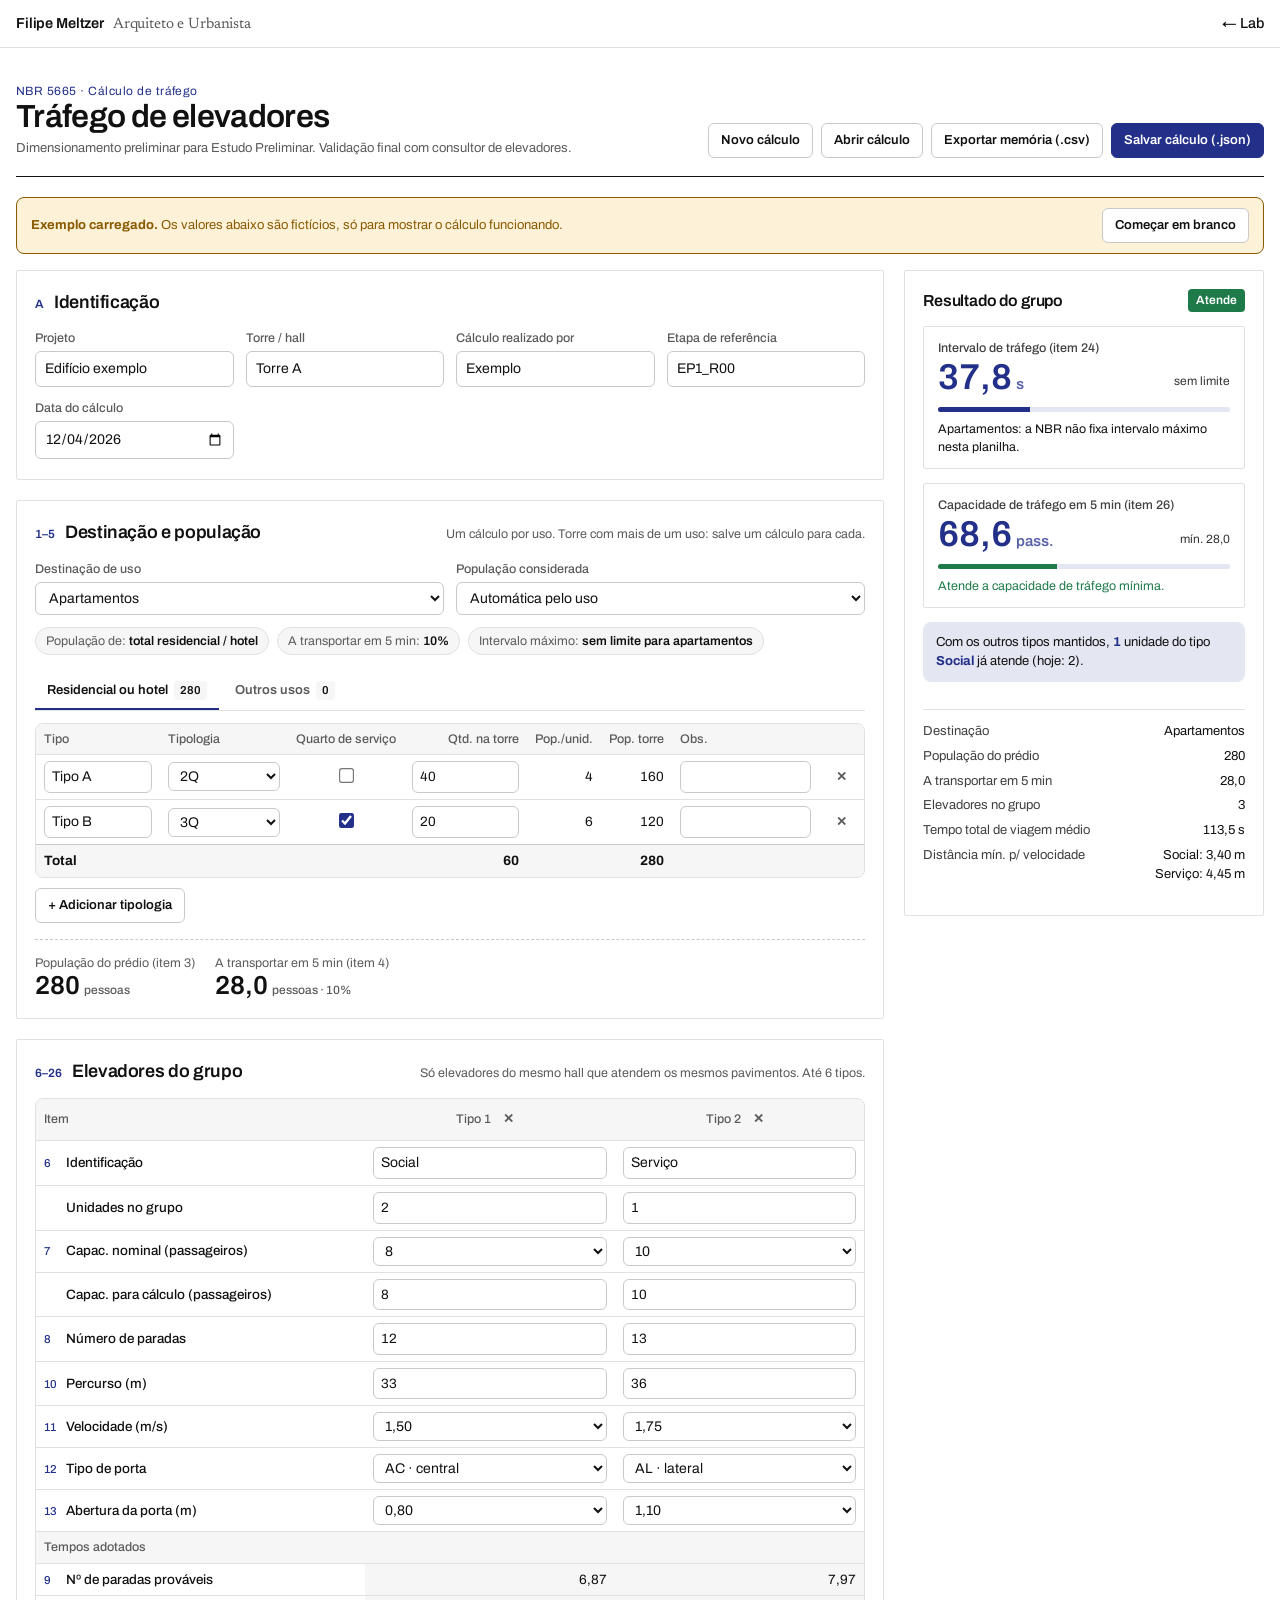
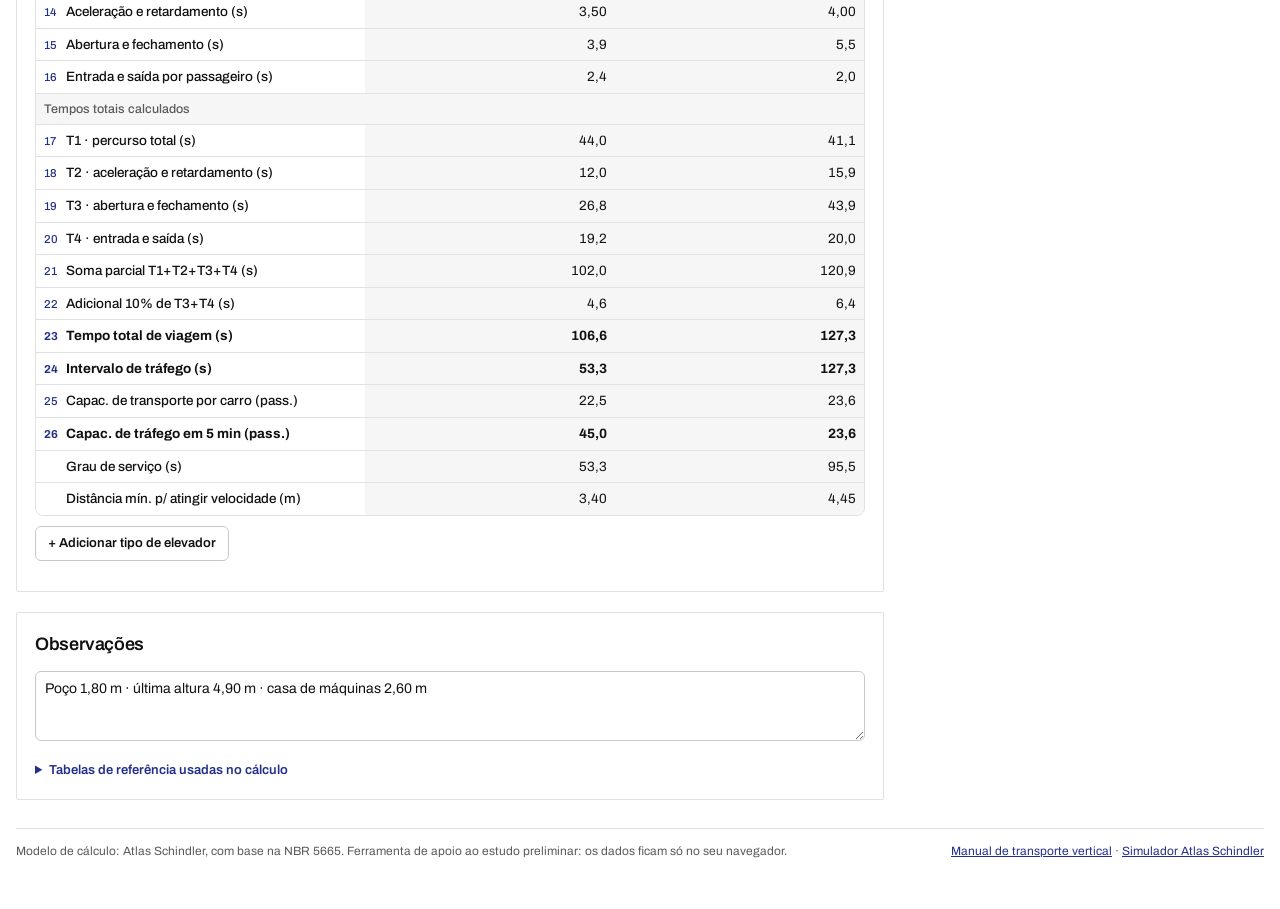
<file: apps/elevadores/index.html>
<!doctype html>
<html lang="pt-BR">
<head>
<meta charset="utf-8">
<meta name="viewport" content="width=device-width, initial-scale=1">
<title>Tráfego de elevadores — Filipe Meltzer</title>
<meta name="description" content="Cálculo de tráfego de elevadores pela NBR 5665: intervalo e capacidade de tráfego do grupo. Dimensionamento preliminar.">
<meta name="theme-color" content="#ffffff">
<link rel="icon" href="../../assets/favicon.svg" type="image/svg+xml">
<link rel="preconnect" href="https://fonts.googleapis.com">
<link rel="preconnect" href="https://fonts.gstatic.com" crossorigin>
<link rel="stylesheet" href="https://fonts.googleapis.com/css2?family=Archivo:wght@400;500;600&amp;family=Newsreader:opsz,wght@6..72,400&amp;display=swap">
<link rel="stylesheet" href="../lab.css">
<style>
/* Layout: ficha técnica em duas colunas — entradas à esquerda, painel de resultado fixo à direita com mostradores tipo indicador de andar */
:root{
  --bg:#eef0f2; --paper:#ffffff; --ink:#1b2027; --muted:#5d6672; --line:#d5dae0; --line-strong:#b9c0c9;
  --accent:#2d5b88; --accent-soft:#e3ecf5; --input:#f7f9fb; --calc:#f1f3f6;
  --ok:#1f7a4a; --ok-soft:#e1f2e8; --bad:#b3261e; --bad-soft:#fbe5e3; --warn:#8a5a00; --warn-soft:#fdf1d8;
  --panel:#16191d; --panel-line:#2c3138; --led:#ffb020; --led-dim:#5a4520; --panel-text:#c9ced6;
  --display:"Archivo",system-ui,sans-serif; --body:"Archivo",system-ui,sans-serif; --mono:"JetBrains Mono",ui-monospace,Menlo,monospace;
  color-scheme:light;
}
*{box-sizing:border-box}
[hidden]{display:none!important}
body{background:var(--bg);color:var(--ink);font-family:var(--body);font-size:14px;line-height:1.45;margin:0}
.wrap{max-width:1320px;margin:0 auto;padding-inline:16px;padding-block:0 48px}
header.top{display:flex;flex-wrap:wrap;gap:12px 24px;align-items:end;justify-content:space-between;padding-block:24px 18px;border-bottom:2px solid var(--ink);margin-bottom:20px}
.brand h1{font-family:var(--display);font-stretch:72%;font-weight:800;font-size:clamp(28px,4vw,40px);line-height:1;letter-spacing:-.01em;margin:0;text-wrap:balance;text-transform:none}
.brand p{margin:6px 0 0;color:var(--muted);font-size:13px}
.brand .norm{font-family:var(--mono);font-size:12px;color:var(--accent);letter-spacing:.04em}
.actions{display:flex;flex-wrap:wrap;gap:8px}
button,.btn{font:inherit;font-weight:600;font-size:13px;border:1px solid var(--line-strong);background:var(--paper);color:var(--ink);padding:7px 12px;border-radius:6px;cursor:pointer;display:inline-flex;align-items:center;gap:6px}
button:hover,.btn:hover{border-color:var(--accent);color:var(--accent)}
button.primary{background:var(--accent);border-color:var(--accent);color:var(--paper)}
button.primary:hover{filter:brightness(1.1);color:var(--paper)}
button.ghost{border-color:transparent;background:transparent;color:var(--muted);padding:4px 8px}
button.ghost:hover{color:var(--bad)}
:focus-visible{outline:2px solid var(--accent);outline-offset:2px}
.notice{display:flex;flex-wrap:wrap;gap:8px 16px;align-items:center;justify-content:space-between;background:var(--warn-soft);color:var(--warn);border:1px solid var(--warn);border-radius:8px;padding:10px 14px;margin-bottom:16px;font-size:13px}
.notice b{font-weight:700}
.grid{display:grid;grid-template-columns:minmax(0,1fr) 360px;gap:20px;align-items:start}
@media (max-width:1000px){.grid{grid-template-columns:minmax(0,1fr)}}
section.card{background:var(--paper);border:1px solid var(--line);border-radius:10px;padding:18px 18px 20px;min-width:0}
.stack{display:flex;flex-direction:column;gap:20px;min-width:0}
.sec-head{display:flex;flex-wrap:wrap;gap:8px 16px;align-items:baseline;justify-content:space-between;margin-bottom:14px}
.sec-head h2{font-family:var(--display);font-stretch:80%;font-weight:750;font-size:19px;margin:0;text-transform:none;letter-spacing:.02em;display:flex;gap:10px;align-items:baseline}
.sec-head h2 .n{font-family:var(--mono);font-size:12px;color:var(--accent);font-weight:600;letter-spacing:0}
.hint{color:var(--muted);font-size:12.5px;margin:0}
.fields{display:grid;grid-template-columns:repeat(auto-fit,minmax(180px,1fr));gap:12px}
label.f{display:flex;flex-direction:column;gap:4px;font-size:11.5px;font-weight:600;text-transform:none;letter-spacing:.06em;color:var(--muted);min-width:0}
input,select,textarea{font:inherit;font-size:14px;color:var(--ink);background:var(--input);border:1px solid var(--line-strong);border-radius:6px;padding:7px 9px;width:100%;min-width:0;text-transform:none;letter-spacing:0;font-weight:400}
input[type=number]{font-family:var(--mono);font-size:13.5px}
input[type=checkbox]{width:auto;accent-color:var(--accent);transform:scale(1.15)}
textarea{min-height:70px;resize:vertical}
input:focus,select:focus,textarea:focus{border-color:var(--accent);outline:none;box-shadow:0 0 0 3px var(--accent-soft)}
.chips{display:flex;flex-wrap:wrap;gap:8px;margin-top:12px}
.chip{font-size:12.5px;background:var(--calc);border:1px solid var(--line);border-radius:999px;padding:4px 10px;color:var(--muted)}
.chip b{color:var(--ink);font-family:var(--mono);font-weight:600}
.tabs{display:flex;gap:4px;border-bottom:1px solid var(--line);margin:18px 0 12px;flex-wrap:wrap}
.tab{border:none;border-bottom:2px solid transparent;border-radius:0;background:none;padding:8px 12px;color:var(--muted)}
.tab[aria-selected=true]{color:var(--ink);border-bottom-color:var(--accent)}
.tab .badge{font-family:var(--mono);font-size:11.5px;background:var(--calc);border-radius:4px;padding:1px 6px;color:var(--ink)}
.tscroll{overflow-x:auto;border:1px solid var(--line);border-radius:8px}
table{border-collapse:collapse;width:100%;font-size:13.5px}
th,td{padding:6px 8px;border-bottom:1px solid var(--line);text-align:left;vertical-align:middle}
thead th{font-size:11px;text-transform:none;letter-spacing:.06em;color:var(--muted);background:var(--calc);font-weight:700;white-space:nowrap}
tbody tr:last-child td,tbody tr:last-child th{border-bottom:none}
td.num,th.num{text-align:right;font-family:var(--mono);font-variant-numeric:tabular-nums;white-space:nowrap}
td input,td select{padding:5px 7px}
tfoot td{background:var(--calc);font-weight:700;border-top:1px solid var(--line-strong);border-bottom:none}
.addrow{margin-top:10px}
.popsum{display:flex;flex-wrap:wrap;gap:12px 20px;align-items:end;margin-top:16px;padding-top:14px;border-top:1px dashed var(--line-strong)}
.popsum .big{font-family:var(--mono);font-size:26px;font-weight:600;line-height:1}
.popsum .big small{font-size:12px;color:var(--muted);font-family:var(--body);font-weight:500;margin-left:4px}
/* elevator input matrix */
table.matrix{min-width:640px}
table.matrix th[scope=row]{font-weight:500;white-space:nowrap;background:var(--paper);position:sticky;left:0;z-index:1;min-width:220px}
table.matrix th[scope=row] .it{font-family:var(--mono);color:var(--accent);font-size:11.5px;display:inline-block;width:22px}
table.matrix thead th{text-align:center}
table.matrix td{min-width:118px}
table.matrix tr.calc td{background:var(--calc)}
table.matrix tr.grp th[scope=row]{background:var(--calc);font-size:11px;text-transform:none;letter-spacing:.08em;color:var(--muted);font-weight:700}
table.matrix tr.grp td{background:var(--calc)}
table.matrix tr.key td,table.matrix tr.key th[scope=row]{font-weight:700}
td.err{box-shadow:inset 0 0 0 2px var(--bad)}
.errlist{margin:10px 0 0;padding:0;list-style:none;display:flex;flex-direction:column;gap:4px}
.errlist li{color:var(--bad);font-size:13px}
.errlist li::before{content:"✕ ";font-weight:700}
/* result panel */
aside.panel{position:sticky;top:calc(env(safe-area-inset-top,0px) + 16px);background:var(--panel);color:var(--panel-text);border-radius:12px;padding:18px;display:flex;flex-direction:column;gap:14px;border:1px solid var(--panel-line)}
@media (max-width:1000px){aside.panel{position:static}}
aside.panel h2{font-family:var(--display);font-stretch:75%;font-weight:750;text-transform:none;font-size:15px;letter-spacing:.08em;margin:0;color:var(--panel-text);display:flex;justify-content:space-between;align-items:center}
.verdict{font-family:var(--mono);font-size:11px;padding:3px 8px;border-radius:4px;letter-spacing:.06em}
.verdict.ok{background:var(--ok);color:var(--panel)}
.verdict.bad{background:var(--bad);color:var(--panel)}
.verdict.na{background:var(--panel-line);color:var(--panel-text)}
.ind{border:1px solid var(--panel-line);border-radius:8px;padding:12px 14px;display:grid;grid-template-columns:1fr auto;gap:2px 10px;align-items:end}
.ind .lbl{font-size:11px;text-transform:none;letter-spacing:.08em;color:var(--panel-text);opacity:.8;grid-column:1/-1}
.ind .val{font-family:var(--mono);font-size:40px;line-height:1.05;color:var(--led);text-shadow:0 0 12px color-mix(in srgb,var(--led) 40%,transparent);font-variant-numeric:tabular-nums}
.ind .val .u{font-size:15px;margin-left:4px;opacity:.75}
.ind .ref{font-family:var(--mono);font-size:12px;text-align:right;opacity:.85;padding-bottom:6px}
.ind .bar{grid-column:1/-1;height:5px;background:var(--led-dim);border-radius:3px;overflow:hidden;margin-top:8px}
.ind .bar i{display:block;height:100%;background:var(--led)}
.ind.bad .bar i{background:var(--bad)}
.ind.ok .bar i{background:var(--ok)}
.ind .st{grid-column:1/-1;font-size:12.5px;margin-top:6px}
.ind.bad .st{color:var(--bad)} .ind.ok .st{color:var(--ok)}
.kv{display:grid;grid-template-columns:1fr auto;gap:6px 12px;font-size:13px;border-top:1px solid var(--panel-line);padding-top:12px}
.kv dt{opacity:.8} .kv dd{margin:0;font-family:var(--mono);text-align:right;color:var(--panel-text)}
.sugg{font-size:13px;background:color-mix(in srgb,var(--led) 12%,transparent);border:1px solid var(--led-dim);color:var(--panel-text);border-radius:8px;padding:10px 12px}
.sugg b{color:var(--led)}
.foot{color:var(--muted);font-size:12px;margin-top:28px;display:flex;flex-wrap:wrap;gap:6px 18px;justify-content:space-between;border-top:1px solid var(--line);padding-top:14px}
.foot a{color:var(--accent)}
.toast{position:fixed;left:50%;bottom:calc(env(safe-area-inset-bottom,0px) + 20px);transform:translateX(-50%);background:var(--ink);color:var(--bg);padding:9px 16px;border-radius:8px;font-size:13px;z-index:10;max-width:calc(100% - 32px)}
.mute{color:var(--muted)}
.ref-table{font-size:12.5px}
details summary{cursor:pointer;color:var(--accent);font-weight:600;font-size:13px}
@media (prefers-reduced-motion:no-preference){.ind .bar i{transition:width .3s ease}}
:root{--bg:#fff;--paper:#fff;--ink:#111;--muted:#5a5a5a;--line:#e1e1e1;--line-strong:#c9c9c9;--accent:#23308a;--accent-soft:#e8eaf6;--input:#fff;--calc:#f6f6f6;
 --panel:#fff;--panel-line:#e1e1e1;--panel-text:#111;--led:#23308a;--led-dim:#e4e7f3;
 --display:"Archivo",Arial,sans-serif;--body:"Archivo",Arial,sans-serif;--mono:"Archivo",Arial,sans-serif}
body{font-size:14.5px}
.brand h1,.sec-head h2,aside.panel h2{font-stretch:normal;font-weight:600;letter-spacing:-.02em}
.brand h1{font-size:clamp(24px,3vw,32px)}
.sec-head h2{font-size:18px}aside.panel h2{font-size:16px;letter-spacing:-.01em}
label.f,thead th,table.matrix tr.grp th[scope=row],.ind .lbl{letter-spacing:0;font-size:12.5px;font-weight:500}
header.top{border-bottom:1px solid var(--ink)}
section.card,aside.panel,.ind{border-radius:2px}
.ind .val{text-shadow:none;font-weight:600;font-size:36px}
.verdict{letter-spacing:0;font-family:var(--body);font-size:12px}
.verdict.ok,.verdict.bad{color:#fff}
input[type=number],td.num,th.num{font-variant-numeric:tabular-nums}
</style>
</head>
<body>
<nav class="lab-bar" aria-label="Portfólio"><a class="lab-home" href="../../pt/index.html">Filipe Meltzer <small>Arquiteto e Urbanista</small></a><a class="lab-back" href="../../pt/lab.html">Lab</a></nav>
<script>(function(){var r=document.referrer;if(r&&/\/Portfolio\/(?!pt\/)/.test(r)){var b=document.querySelectorAll(".lab-bar a");b[0].href="../../index.html";b[0].lastChild.textContent="Architect & Urbanist";b[1].href="../../lab.html"}})()</script>

<div class="wrap">
  <header class="top">
    <div class="brand">
      <span class="norm">NBR 5665 · Cálculo de tráfego</span>
      <h1>Tráfego de elevadores</h1>
      <p>Dimensionamento preliminar para Estudo Preliminar. Validação final com consultor de elevadores.</p>
    </div>
    <div class="actions">
      <button id="btnNew" type="button">Novo cálculo</button>
      <button id="btnOpen" type="button">Abrir cálculo</button>
      <input id="fileOpen" type="file" accept=".json,application/json" hidden>
      <button id="btnCsv" type="button" hidden>Exportar memória (.csv)</button>
      <button id="btnSave" type="button" class="primary" hidden>Salvar cálculo (.json)</button>
      <button id="btnCopy" type="button" hidden>Copiar dados</button>
    </div>
  </header>

  <div class="notice" id="exampleNotice" hidden>
    <span><b>Exemplo carregado.</b> Os valores abaixo são fictícios, só para mostrar o cálculo funcionando.</span>
    <button type="button" id="btnClearExample">Começar em branco</button>
  </div>

  <div class="grid">
    <div class="stack">

      <section class="card" aria-labelledby="h-id">
        <div class="sec-head"><h2 id="h-id"><span class="n">A</span>Identificação</h2></div>
        <div class="fields">
          <label class="f">Projeto<input id="m_projeto" data-meta="projeto" placeholder="Nome do projeto"></label>
          <label class="f">Torre / hall<input id="m_torre" data-meta="torre" placeholder="Torre A"></label>
          <label class="f">Cálculo realizado por<input id="m_resp" data-meta="responsavel" placeholder="Nome do responsável"></label>
          <label class="f">Etapa de referência<input id="m_etapa" data-meta="etapa" placeholder="EP1_R00"></label>
          <label class="f">Data do cálculo<input id="m_data" data-meta="data" type="date"></label>
        </div>
      </section>

      <section class="card" aria-labelledby="h-pop">
        <div class="sec-head">
          <h2 id="h-pop"><span class="n">1–5</span>Destinação e população</h2>
          <p class="hint">Um cálculo por uso. Torre com mais de um uso: salve um cálculo para cada.</p>
        </div>
        <div class="fields">
          <label class="f">Destinação de uso<select id="uso"></select></label>
          <label class="f">População considerada<select id="popSource">
            <option value="auto">Automática pelo uso</option>
            <option value="resid">Total residencial / hotel</option>
            <option value="outros">Total outros usos</option>
            <option value="manual">Informar manualmente</option>
          </select></label>
          <label class="f" id="popManualWrap" hidden>População manual (pessoas)<input id="popManual" type="number" min="0" step="1" inputmode="numeric"></label>
        </div>
        <div class="chips" id="usoChips"></div>

        <div class="tabs" role="tablist">
          <button class="tab" role="tab" id="tab-resid" aria-controls="pane-resid" aria-selected="true" type="button">Residencial ou hotel <span class="badge" id="bResid">0</span></button>
          <button class="tab" role="tab" id="tab-outros" aria-controls="pane-outros" aria-selected="false" type="button">Outros usos <span class="badge" id="bOutros">0</span></button>
        </div>

        <div id="pane-resid" role="tabpanel" aria-labelledby="tab-resid">
          <div class="tscroll">
            <table>
              <thead><tr><th>Tipo</th><th>Tipologia</th><th>Quarto de serviço</th><th class="num">Qtd. na torre</th><th class="num">Pop./unid.</th><th class="num">Pop. torre</th><th>Obs.</th><th></th></tr></thead>
              <tbody id="residBody"></tbody>
              <tfoot><tr><td colspan="3">Total</td><td class="num" id="residUn">0</td><td></td><td class="num" id="residPop">0</td><td colspan="2"></td></tr></tfoot>
            </table>
          </div>
          <button type="button" class="addrow" id="addResid">+ Adicionar tipologia</button>
        </div>

        <div id="pane-outros" role="tabpanel" aria-labelledby="tab-outros" hidden>
          <div class="tscroll">
            <table>
              <thead><tr><th>Uso</th><th>Pavto. tipo</th><th class="num">Nº pavtos.</th><th class="num">Área / tipo (m²)</th><th class="num">m² / pessoa</th><th class="num">Pop. do tipo</th><th class="num">Pop. total</th><th>Obs.</th><th></th></tr></thead>
              <tbody id="outrosBody"></tbody>
              <tfoot><tr><td colspan="5">Total</td><td class="num" id="outrosTipo">0</td><td class="num" id="outrosPop">0</td><td colspan="2"></td></tr></tfoot>
            </table>
          </div>
          <button type="button" class="addrow" id="addOutros">+ Adicionar uso</button>
          <p class="hint" style="margin-top:10px">Hospital e edifício-garagem não têm cálculo automático de população. Calcule pelo manual de transporte vertical e use “Informar manualmente”.</p>
        </div>

        <div class="popsum">
          <div><div class="hint">População do prédio (item 3)</div><div class="big" id="popBig">0<small>pessoas</small></div></div>
          <div><div class="hint">A transportar em 5 min (item 4)</div><div class="big" id="pop5Big">0<small>pessoas</small></div></div>
        </div>
      </section>

      <section class="card" aria-labelledby="h-el">
        <div class="sec-head">
          <h2 id="h-el"><span class="n">6–26</span>Elevadores do grupo</h2>
          <p class="hint">Só elevadores do mesmo hall que atendem os mesmos pavimentos. Até 6 tipos.</p>
        </div>
        <div class="tscroll">
          <table class="matrix" id="matrix"></table>
        </div>
        <div style="display:flex;gap:8px;flex-wrap:wrap;margin-top:10px">
          <button type="button" id="addEl">+ Adicionar tipo de elevador</button>
        </div>
        <ul class="errlist" id="errList"></ul>
      </section>

      <section class="card" aria-labelledby="h-obs">
        <div class="sec-head"><h2 id="h-obs">Observações</h2></div>
        <textarea id="obs" placeholder="Ex.: poço 1,80 m · última altura 4,90 m · casa de máquinas 2,60 m"></textarea>
        <details style="margin-top:14px">
          <summary>Tabelas de referência usadas no cálculo</summary>
          <div class="fields" style="margin-top:12px;align-items:start">
            <div class="tscroll"><table class="ref-table"><thead><tr><th>Velocidade (m/s)</th><th class="num">Acel. + ret. por parada (s)</th></tr></thead><tbody id="refVel"></tbody></table></div>
            <div class="tscroll"><table class="ref-table"><thead><tr><th>Porta</th><th class="num">Abertura + fech. (s)</th></tr></thead><tbody>
              <tr><td>AC · abertura central</td><td class="num">3,9</td></tr>
              <tr><td>AL · abertura lateral</td><td class="num">5,5</td></tr>
              <tr><td>EV · eixo vertical, manual</td><td class="num">6,0</td></tr>
            </tbody></table>
            <p class="hint" style="padding:8px">Entrada e saída por passageiro: 2,4 s com vão até 1,00 m; 2,0 s com vão de 1,10 m ou mais.</p></div>
            <div class="tscroll"><table class="ref-table"><thead><tr><th>Uso</th><th class="num">% em 5 min</th></tr></thead><tbody id="refUso"></tbody></table></div>
          </div>
        </details>
      </section>
    </div>

    <aside class="panel" aria-labelledby="h-res">
      <h2 id="h-res">Resultado do grupo <span class="verdict na" id="vAll">—</span></h2>
      <div class="ind" id="indInt">
        <span class="lbl">Intervalo de tráfego (item 24)</span>
        <span class="val" id="vInt">—</span><span class="ref" id="rInt"></span>
        <span class="bar"><i id="barInt" style="width:0"></i></span>
        <span class="st" id="sInt"></span>
      </div>
      <div class="ind" id="indCap">
        <span class="lbl">Capacidade de tráfego em 5 min (item 26)</span>
        <span class="val" id="vCap">—</span><span class="ref" id="rCap"></span>
        <span class="bar"><i id="barCap" style="width:0"></i></span>
        <span class="st" id="sCap"></span>
      </div>
      <div class="sugg" id="sugg" hidden></div>
      <dl class="kv" id="kv"></dl>
    </aside>
  </div>

  <div class="foot">
    <span>Modelo de cálculo: Atlas Schindler, com base na NBR 5665. Ferramenta de apoio ao estudo preliminar: os dados ficam só no seu navegador.</span>
    <span><a href="https://www.schindler.com.br/content/dam/website/br/docs/manual-transporte-vertical.pdf/_jcr_content/renditions/original./manual-transporte-vertical.pdf" target="_blank" rel="noopener">Manual de transporte vertical</a> · <a href="https://digitalplan.schindler.com/" target="_blank" rel="noopener">Simulador Atlas Schindler</a></span>
  </div>
</div>
<div class="toast" id="toast" hidden></div>

<script>
/* ---------- tabelas de base (aba BASE / ELEV. USO) ---------- */
const TIPOLOGIAS=[["Quarto Hotel",2],["Studio",2],["1Q",2],["1S",2],["2Q",4],["2Q-1S",4],["2S",4],["3Q",5],["3Q-1S",5],["3Q-2S",5],["3S",5],["4Q-1S",6],["4Q-2S",6],["4Q-3S",6],["4S",6],["5Q-2S",6],["5Q-3S",6],["5Q-4S",6],["5S",6]];
const OUTROS_USOS=[["Escritórios",7],["Restaurante (salão)",1.5],["Salas de aula (escola)",2],["Salas administrativas (escola)",7],["Lojas",4]];
// [nome, % a transportar em 5 min, grupo: E=escritório, A=apartamento, O=outros, fonte de população automática]
const USOS=[["Escritórios Única Entidade",15,"E","outros"],["Escritórios Geral, Consultórios",12,"E","outros"],["Hospitais com Duto de Lixo e Monta Cargas",8,"O","manual"],["Hospitais SEM Duto de Lixo e Monta Cargas",12,"O","manual"],["Escolas",20,"O","outros"],["Hoteis",10,"O","resid"],["Apartamentos",10,"A","resid"],["Lojas e Centros Comerciais",10,"O","outros"],["Garagem com rampa sem manobrista",10,"O","manual"]];
const CAPS=[8,10,12,14,16];
const VELS=[1.5,1.75,2,2.25,2.5,2.75,3];
const ABERTURAS=[0.8,0.9,1,1.1,1.2,1.3,1.4,1.5];
const PORTAS={AC:3.9,AL:5.5,EV:6};
const PORTA_NOMES={AC:"AC · central",AL:"AL · lateral",EV:"EV · manual"};

/* ---------- motor de cálculo (fórmulas da aba ELEV. USO) ---------- */
function accel(v){ // item 14
  if(v<=0.75) return 2.5;
  if(v<=1) return 3+(v-1)*2;
  if(v<=1.25) return 3;
  if(v<=2.75) return 4.5+(v-2)*2;
  return 6;
}
function calcElevator(e){
  const n=+e.n||0; if(n<1) return null;
  const P=+e.paradas, c=+e.capCalc, L=+e.percurso, v=+e.v;
  const np=P-(P-1)*Math.pow((P-2)/(P-1),c);           // 9
  const a=accel(v);                                     // 14
  const tp=PORTAS[e.porta]??6;                          // 15
  const ts=(+e.abertura>=1.1)?2:2.4;                    // 16
  const T1=L*2/v, T2=a*np/2, T3=tp*np, T4=ts*c;         // 17-20
  const soma=T1+T2+T3+T4, adic=(T3+T4)*0.1, ttv=soma+adic; // 21-23
  const intervalo=ttv/n;                                // 24
  const capT=c*300/ttv;                                 // 25
  const capTraf=n*capT;                                 // 26
  const grau=ttv/4+intervalo/2;
  const dmin=v*(v/0.9+0.9/1.5);
  return {n,np,a,tp,ts,T1,T2,T3,T4,soma,adic,ttv,intervalo,capT,capTraf,grau,dmin};
}
function popResid(s){let un=0,pop=0;for(const r of s.resid){const q=+r.qtd||0;const pu=(TIPOLOGIAS.find(t=>t[0]===r.tipologia)?.[1]||0)+(r.servico?1:0);r._pu=pu;r._pop=q*pu;un+=q;pop+=q*pu}return {un,pop}}
function popOutros(s){let tipo=0,pop=0;for(const r of s.outros){const m2=OUTROS_USOS.find(t=>t[0]===r.uso)?.[1]||0;r._m2=m2;r._pt=m2?Math.ceil((+r.area||0)/m2-1e-9):0;r._pop=(+r.npav||0)*r._pt;tipo+=r._pt;pop+=r._pop}return {tipo,pop}}
function compute(s){
  const R=popResid(s), O=popOutros(s);
  const uso=USOS.find(u=>u[0]===s.uso)||USOS[6];
  const src=s.popSource==="auto"?uso[3]:s.popSource;
  const pop=src==="resid"?R.pop:src==="outros"?O.pop:(+s.popManual||0);
  const pct=uso[1], pop5=pop*pct/100;
  const els=s.elev.map(calcElevator);
  const errors=validate(s);
  let N=0,sumT=0,cap=0;
  els.forEach(r=>{if(r){N+=r.n;sumT+=r.ttv*r.n;cap+=r.capTraf}});
  const grupo=uso[2];
  const intMax=grupo==="A"?null:N===1?80:N===2?60:N===3?50:grupo==="E"?40:45;
  const intervalo=N?sumT/N/N:NaN;
  const okInt=intMax==null?null:(N?Math.floor(intervalo+0.5)<=intMax:false);
  const okCap=N?cap>=pop5:false;
  return {R,O,uso,src,pop,pct,pop5,els,N,intervalo,intMax,okInt,okCap,cap,errors,valid:!errors.length&&N>0};
}
function validate(s){
  const err=[];
  s.elev.forEach((e,i)=>{
    const nm=e.id||("Elevador "+(i+1));
    if(!(+e.n>=1)) return;
    if(+e.capCalc>+e.cap) err.push({i,f:"capCalc",m:`${nm}: capacidade para cálculo deve ser menor ou igual à nominal.`});
    if(!(+e.capCalc>0)) err.push({i,f:"capCalc",m:`${nm}: informe a capacidade para cálculo.`});
    if(!(+e.paradas>=2)) err.push({i,f:"paradas",m:`${nm}: informe o número de paradas (mínimo 2).`});
    if(!(+e.percurso>0)) err.push({i,f:"percurso",m:`${nm}: informe o percurso em metros.`});
  });
  return err;
}
/* menor quantidade do 1º tipo que atende os dois critérios */
function suggest(s,res){
  if(!s.elev.length||res.errors.length) return null;
  for(let k=1;k<=24;k++){
    const t=structuredClone(s); t.elev[0].n=k;
    const r=compute(t);
    if(r.okCap&&(r.okInt!==false)) return k;
  }
  return null;
}

/* ---------- estado ---------- */
const STORE="elev-nbr5665-v1";
const blankEl=(id="Social")=>({id,n:1,cap:8,capCalc:8,paradas:"",percurso:"",v:1.5,porta:"AC",abertura:0.8});
function blank(){return {meta:{projeto:"",torre:"",responsavel:"",etapa:"",data:new Date().toISOString().slice(0,10)},uso:"Apartamentos",popSource:"auto",popManual:"",resid:[{tipo:"",tipologia:"2Q",servico:false,qtd:"",obs:""}],outros:[{uso:"Escritórios",pav:"",npav:"",area:"",obs:""}],elev:[blankEl()],obs:"",example:false}}
function example(){return {meta:{projeto:"Edifício exemplo",torre:"Torre A",responsavel:"Exemplo",etapa:"EP1_R00",data:new Date().toISOString().slice(0,10)},uso:"Apartamentos",popSource:"auto",popManual:"",
  resid:[{tipo:"Tipo A",tipologia:"2Q",servico:false,qtd:40,obs:""},{tipo:"Tipo B",tipologia:"3Q",servico:true,qtd:20,obs:""}],
  outros:[{uso:"Escritórios",pav:"",npav:"",area:"",obs:""}],
  elev:[{id:"Social",n:2,cap:8,capCalc:8,paradas:12,percurso:33,v:1.5,porta:"AC",abertura:0.8},{id:"Serviço",n:1,cap:10,capCalc:10,paradas:13,percurso:36,v:1.75,porta:"AL",abertura:1.1}],
  obs:"Poço 1,80 m · última altura 4,90 m · casa de máquinas 2,60 m",example:true}}
let S;
try{const raw=localStorage.getItem(STORE);S=raw?JSON.parse(raw):example()}catch(_){S=example()}
function persist(){try{localStorage.setItem(STORE,JSON.stringify(S))}catch(_){}}

/* ---------- utilidades ---------- */
const $=id=>document.getElementById(id);
const fmt=(x,d=1)=>Number.isFinite(x)?x.toLocaleString("pt-BR",{minimumFractionDigits:d,maximumFractionDigits:d}):"—";
const fmtV=v=>(+v).toLocaleString("pt-BR",{minimumFractionDigits:2,maximumFractionDigits:2});
const esc=s=>String(s??"").replace(/[&<>"]/g,c=>({"&":"&amp;","<":"&lt;",">":"&gt;",'"':"&quot;"}[c]));
function opts(list,sel,label=x=>x){return list.map(o=>{const v=Array.isArray(o)?o[0]:o;return `<option value="${esc(v)}"${String(v)===String(sel)?" selected":""}>${esc(label(v))}</option>`}).join("")}
function toast(m){const t=$("toast");t.textContent=m;t.hidden=false;clearTimeout(toast._t);toast._t=setTimeout(()=>t.hidden=true,2600)}
function touch(){if(S.example){S.example=false;$("exampleNotice").hidden=true}}

/* ---------- renderização das entradas ---------- */
function renderStatic(){
  $("uso").innerHTML=opts(USOS,S.uso);
  $("refVel").innerHTML=VELS.map(v=>`<tr><td>${fmtV(v)}</td><td class="num">${fmt(accel(v),2)}</td></tr>`).join("");
  $("refUso").innerHTML=USOS.map(u=>`<tr><td>${esc(u[0])}</td><td class="num">${u[1]}%</td></tr>`).join("");
}
function renderInputs(){
  document.querySelectorAll("[data-meta]").forEach(el=>el.value=S.meta[el.dataset.meta]??"");
  $("uso").value=S.uso; $("popSource").value=S.popSource; $("popManual").value=S.popManual; $("obs").value=S.obs||"";
  $("exampleNotice").hidden=!S.example;
  renderResid(); renderOutros(); renderMatrix();
}
function renderResid(){
  $("residBody").innerHTML=S.resid.map((r,i)=>`<tr data-i="${i}">
    <td><input id="r_tipo_${i}" data-k="tipo" value="${esc(r.tipo)}" placeholder="Tipo A" style="min-width:80px"></td>
    <td><select id="r_tip_${i}" data-k="tipologia" style="min-width:110px">${opts(TIPOLOGIAS,r.tipologia,v=>v)}</select></td>
    <td style="text-align:center"><input id="r_srv_${i}" type="checkbox" data-k="servico"${r.servico?" checked":""} aria-label="Quarto de serviço"></td>
    <td><input id="r_qtd_${i}" data-k="qtd" type="number" min="0" step="1" inputmode="numeric" value="${esc(r.qtd)}" style="min-width:80px"></td>
    <td class="num" data-o="pu"></td><td class="num" data-o="pop"></td>
    <td><input id="r_obs_${i}" data-k="obs" value="${esc(r.obs)}" style="min-width:110px"></td>
    <td><button type="button" class="ghost" data-del="resid" aria-label="Remover linha">✕</button></td></tr>`).join("");
}
function renderOutros(){
  $("outrosBody").innerHTML=S.outros.map((r,i)=>`<tr data-i="${i}">
    <td><select id="o_uso_${i}" data-k="uso" style="min-width:170px">${opts(OUTROS_USOS,r.uso)}</select></td>
    <td><input id="o_pav_${i}" data-k="pav" value="${esc(r.pav)}" placeholder="Tipo 1" style="min-width:80px"></td>
    <td><input id="o_npav_${i}" data-k="npav" type="number" min="0" step="1" inputmode="numeric" value="${esc(r.npav)}" style="min-width:70px"></td>
    <td><input id="o_area_${i}" data-k="area" type="number" min="0" step="any" inputmode="decimal" value="${esc(r.area)}" style="min-width:90px"></td>
    <td class="num" data-o="m2"></td><td class="num" data-o="pt"></td><td class="num" data-o="pop"></td>
    <td><input id="o_obs_${i}" data-k="obs" value="${esc(r.obs)}" style="min-width:110px"></td>
    <td><button type="button" class="ghost" data-del="outros" aria-label="Remover linha">✕</button></td></tr>`).join("");
}
const ROWS_IN=[
  ["6","Identificação","id","text"],
  ["","Unidades no grupo","n","int"],
  ["7","Capac. nominal (passageiros)","cap","cap"],
  ["","Capac. para cálculo (passageiros)","capCalc","int"],
  ["8","Número de paradas","paradas","int"],
  ["10","Percurso (m)","percurso","dec"],
  ["11","Velocidade (m/s)","v","vel"],
  ["12","Tipo de porta","porta","porta"],
  ["13","Abertura da porta (m)","abertura","ab"],
];
const ROWS_OUT=[
  ["grp","Tempos adotados"],
  ["9","Nº de paradas prováveis","np",2],
  ["14","Aceleração e retardamento (s)","a",2],
  ["15","Abertura e fechamento (s)","tp",1],
  ["16","Entrada e saída por passageiro (s)","ts",1],
  ["grp","Tempos totais calculados"],
  ["17","T1 · percurso total (s)","T1",1],
  ["18","T2 · aceleração e retardamento (s)","T2",1],
  ["19","T3 · abertura e fechamento (s)","T3",1],
  ["20","T4 · entrada e saída (s)","T4",1],
  ["21","Soma parcial T1+T2+T3+T4 (s)","soma",1],
  ["22","Adicional 10% de T3+T4 (s)","adic",1],
  ["23","Tempo total de viagem (s)","ttv",1,"key"],
  ["24","Intervalo de tráfego (s)","intervalo",1,"key"],
  ["25","Capac. de transporte por carro (pass.)","capT",1],
  ["26","Capac. de tráfego em 5 min (pass.)","capTraf",1,"key"],
  ["","Grau de serviço (s)","grau",1],
  ["","Distância mín. p/ atingir velocidade (m)","dmin",2],
];
function cellInput(e,i,k,t){
  const id=`e_${k}_${i}`;
  if(t==="text") return `<input id="${id}" data-e="${i}" data-k="${k}" value="${esc(e[k])}">`;
  if(t==="cap") return `<select id="${id}" data-e="${i}" data-k="${k}">${opts(CAPS,e[k])}</select>`;
  if(t==="vel") return `<select id="${id}" data-e="${i}" data-k="${k}">${opts(VELS,e[k],fmtV)}</select>`;
  if(t==="porta") return `<select id="${id}" data-e="${i}" data-k="${k}">${opts(Object.keys(PORTAS),e[k],v=>PORTA_NOMES[v])}</select>`;
  if(t==="ab") return `<select id="${id}" data-e="${i}" data-k="${k}">${opts(ABERTURAS,e[k],fmtV)}</select>`;
  const step=t==="dec"?"any":"1";
  return `<input id="${id}" data-e="${i}" data-k="${k}" type="number" min="0" step="${step}" inputmode="${t==="dec"?"decimal":"numeric"}" value="${esc(e[k])}">`;
}
function renderMatrix(){
  const E=S.elev;
  let h=`<thead><tr><th scope="col" style="text-align:left">Item</th>${E.map((e,i)=>`<th scope="col">Tipo ${i+1}${E.length>1?` <button type="button" class="ghost" data-delel="${i}" aria-label="Remover tipo ${i+1}">✕</button>`:""}</th>`).join("")}</tr></thead><tbody>`;
  for(const [it,lab,k,t] of ROWS_IN) h+=`<tr><th scope="row"><span class="it">${it}</span>${lab}</th>${E.map((e,i)=>`<td data-cell="${k}_${i}">${cellInput(e,i,k,t)}</td>`).join("")}</tr>`;
  for(const r of ROWS_OUT){
    if(r[0]==="grp"){h+=`<tr class="grp"><th scope="row">${r[1]}</th>${E.map(()=>"<td></td>").join("")}</tr>`;continue}
    h+=`<tr class="calc ${r[4]||""}"><th scope="row"><span class="it">${r[0]}</span>${r[1]}</th>${E.map((e,i)=>`<td class="num" data-out="${r[2]}_${i}"></td>`).join("")}</tr>`;
  }
  $("matrix").innerHTML=h+"</tbody>";
  $("addEl").disabled=E.length>=6;
}

/* ---------- renderização dos resultados ---------- */
let RES;
function update(){
  RES=compute(S);
  const R=RES.R,O=RES.O;
  $("residBody").querySelectorAll("tr").forEach(tr=>{const r=S.resid[tr.dataset.i];tr.querySelector('[data-o="pu"]').textContent=r._pu;tr.querySelector('[data-o="pop"]').textContent=r._pop});
  $("outrosBody").querySelectorAll("tr").forEach(tr=>{const r=S.outros[tr.dataset.i];tr.querySelector('[data-o="m2"]').textContent=fmt(r._m2,1);tr.querySelector('[data-o="pt"]').textContent=r._pt;tr.querySelector('[data-o="pop"]').textContent=r._pop});
  $("residUn").textContent=R.un; $("residPop").textContent=R.pop; $("bResid").textContent=R.pop;
  $("outrosTipo").textContent=O.tipo; $("outrosPop").textContent=O.pop; $("bOutros").textContent=O.pop;
  $("popManualWrap").hidden=RES.src!=="manual";
  $("popBig").innerHTML=`${RES.pop.toLocaleString("pt-BR")}<small>pessoas</small>`;
  $("pop5Big").innerHTML=`${fmt(RES.pop5,1)}<small>pessoas · ${RES.pct}%</small>`;
  const srcName={resid:"total residencial / hotel",outros:"total outros usos",manual:"valor manual"}[RES.src];
  const im=RES.uso[2]==="A"?"sem limite para apartamentos":"80 s (1 elev.) · 60 s (2) · 50 s (3) · "+(RES.uso[2]==="E"?"40 s (4+)":"45 s (4+)");
  $("usoChips").innerHTML=`<span class="chip">População de: <b>${srcName}</b></span><span class="chip">A transportar em 5 min: <b>${RES.pct}%</b></span><span class="chip">Intervalo máximo: <b>${im}</b></span>`+(RES.src==="manual"&&RES.uso[3]==="manual"&&!S.popManual?`<span class="chip" style="color:var(--warn);border-color:var(--warn)">Este uso exige população calculada manualmente</span>`:"");
  // matriz
  RES.els.forEach((r,i)=>{for(const row of ROWS_OUT){if(row[0]==="grp")continue;const td=document.querySelector(`[data-out="${row[2]}_${i}"]`);if(td)td.textContent=r?fmt(r[row[2]],row[3]):"—"}});
  document.querySelectorAll("#matrix td.err").forEach(td=>td.classList.remove("err"));
  RES.errors.forEach(e=>{const td=document.querySelector(`[data-cell="${e.f}_${e.i}"]`);if(td)td.classList.add("err")});
  $("errList").innerHTML=RES.errors.map(e=>`<li>${esc(e.m)}</li>`).join("");
  renderPanel();
}
function setInd(key,ok,valTxt,refTxt,frac,stTxt){
  const ind=$("ind"+key); ind.classList.toggle("ok",ok===true); ind.classList.toggle("bad",ok===false);
  $("v"+key).innerHTML=valTxt; $("r"+key).textContent=refTxt; $("bar"+key).style.width=Math.max(0,Math.min(100,frac*100))+"%"; $("s"+key).textContent=stTxt;
}
function renderPanel(){
  const r=RES, ready=r.valid;
  if(!ready){
    setInd("Int",null,"—","",0,r.N?"Corrija os dados dos elevadores.":"Informe ao menos um elevador.");
    setInd("Cap",null,"—","",0,"");
    $("vAll").className="verdict na";$("vAll").textContent="Incompleto";$("sugg").hidden=true;
  }else{
    if(r.intMax==null) setInd("Int",null,`${fmt(r.intervalo,1)}<span class="u">s</span>`,"sem limite",Math.min(1,r.intervalo/120),"Apartamentos: a NBR não fixa intervalo máximo nesta planilha.");
    else setInd("Int",r.okInt,`${fmt(r.intervalo,1)}<span class="u">s</span>`,`máx. ${r.intMax} s`,r.intervalo/r.intMax,r.okInt?"Atende o intervalo de tráfego máximo.":"Não atende o intervalo de tráfego máximo.");
    setInd("Cap",r.okCap,`${fmt(r.cap,1)}<span class="u">pass.</span>`,`mín. ${fmt(r.pop5,1)}`,r.pop5?r.pop5/r.cap:0,r.okCap?"Atende a capacidade de tráfego mínima.":"Não atende a capacidade de tráfego mínima.");
    const all=r.okCap&&r.okInt!==false;
    $("vAll").className="verdict "+(all?"ok":"bad");$("vAll").textContent=all?"Atende":"Não atende";
    const k=suggest(S,r), e0=S.elev[0], nm=esc(e0.id||"Tipo 1");
    const sg=$("sugg");
    if(k==null){sg.hidden=false;sg.innerHTML=`Mesmo com 24 unidades do tipo <b>${nm}</b> o grupo não atende. Revise capacidade, velocidade ou divida o atendimento.`}
    else if(k!==+e0.n){sg.hidden=false;sg.innerHTML=all?`Com os outros tipos mantidos, <b>${k}</b> ${k>1?"unidades":"unidade"} do tipo <b>${nm}</b> já ${k>1?"atendem":"atende"} (hoje: ${e0.n}).`:`Para atender, use <b>${k}</b> unidades do tipo <b>${nm}</b>, mantendo os outros tipos (hoje: ${e0.n}).`}
    else sg.hidden=true;
  }
  const dm=S.elev.map((e,i)=>r.els[i]?`${esc(e.id||"Tipo "+(i+1))}: ${fmt(r.els[i].dmin,2)} m`:null).filter(Boolean).join("<br>");
  $("kv").innerHTML=`<dt>Destinação</dt><dd>${esc(r.uso[0].length>22?r.uso[0].slice(0,21)+"…":r.uso[0])}</dd>
  <dt>População do prédio</dt><dd>${r.pop.toLocaleString("pt-BR")}</dd>
  <dt>A transportar em 5 min</dt><dd>${fmt(r.pop5,1)}</dd>
  <dt>Elevadores no grupo</dt><dd>${r.N}</dd>
  ${r.valid?`<dt>Tempo total de viagem médio</dt><dd>${fmt(r.N?r.els.reduce((a,x)=>a+(x?x.ttv*x.n:0),0)/r.N:NaN,1)} s</dd>`:""}
  ${dm?`<dt>Distância mín. p/ velocidade</dt><dd>${dm}</dd>`:""}`;
}

/* ---------- eventos ---------- */
document.addEventListener("input",ev=>{
  const t=ev.target;
  if(t.dataset.meta){S.meta[t.dataset.meta]=t.value;touch();persist();return}
  if(t.id==="obs"){S.obs=t.value;touch();persist();return}
  if(t.id==="popManual"){S.popManual=t.value;touch();update();persist();return}
  if(t.id==="uso"){S.uso=t.value;touch();update();persist();return}
  if(t.id==="popSource"){S.popSource=t.value;touch();update();persist();return}
  const tr=t.closest("tr[data-i]");
  if(tr&&t.dataset.k){const list=tr.parentElement.id==="residBody"?S.resid:S.outros;list[tr.dataset.i][t.dataset.k]=t.type==="checkbox"?t.checked:t.value;touch();update();persist();return}
  if(t.dataset.e!=null){
    const e=S.elev[t.dataset.e],k=t.dataset.k,num=["cap","v","abertura"].includes(k);
    const prevCap=e.cap;
    e[k]=num?+t.value:t.value;
    if(k==="cap"&&(+e.capCalc===+prevCap||!e.capCalc)){e.capCalc=e.cap;const c=$(`e_capCalc_${t.dataset.e}`);if(c)c.value=e.cap}
    touch();update();persist();
  }
});
document.addEventListener("click",ev=>{
  const b=ev.target.closest("button");if(!b)return;
  if(b.dataset.del){const tr=b.closest("tr");const list=S[b.dataset.del];list.splice(+tr.dataset.i,1);if(!list.length)list.push(b.dataset.del==="resid"?{tipo:"",tipologia:"2Q",servico:false,qtd:"",obs:""}:{uso:"Escritórios",pav:"",npav:"",area:"",obs:""});touch();b.dataset.del==="resid"?renderResid():renderOutros();update();persist();return}
  if(b.dataset.delel!=null){S.elev.splice(+b.dataset.delel,1);touch();renderMatrix();update();persist();return}
});
$("addResid").onclick=()=>{S.resid.push({tipo:"",tipologia:"2Q",servico:false,qtd:"",obs:""});touch();renderResid();update();persist()};
$("addOutros").onclick=()=>{S.outros.push({uso:"Escritórios",pav:"",npav:"",area:"",obs:""});touch();renderOutros();update();persist()};
$("addEl").onclick=()=>{if(S.elev.length>=6)return;const last=S.elev[S.elev.length-1];const ne=last?{...last,id:S.elev.length===1?"Serviço":""}:blankEl();S.elev.push(ne);touch();renderMatrix();update();persist()};
function selectTab(which){for(const w of ["resid","outros"]){$("tab-"+w).setAttribute("aria-selected",w===which);$("pane-"+w).hidden=w!==which}}
$("tab-resid").onclick=()=>selectTab("resid");$("tab-outros").onclick=()=>selectTab("outros");
let confirmNew=false;
$("btnNew").onclick=()=>{
  if(!confirmNew&&!S.example){confirmNew=true;$("btnNew").textContent="Confirmar: apagar dados";setTimeout(()=>{confirmNew=false;$("btnNew").textContent="Novo cálculo"},4000);return}
  confirmNew=false;$("btnNew").textContent="Novo cálculo";S=blank();renderInputs();update();persist();toast("Novo cálculo em branco");
};
$("btnClearExample").onclick=()=>{S=blank();renderInputs();update();persist()};
$("btnOpen").onclick=()=>$("fileOpen").click();
$("fileOpen").onchange=async ev=>{
  const f=ev.target.files[0];if(!f)return;
  try{const d=JSON.parse(await f.text());if(!d||!Array.isArray(d.elev))throw 0;S=Object.assign(blank(),d,{example:false});renderInputs();update();persist();toast("Cálculo aberto: "+f.name)}
  catch(_){toast("Este arquivo não é um cálculo salvo por este app (.json).")}
  ev.target.value="";
};
function baseName(){const m=S.meta;return [m.projeto||"PROJETO",m.torre,"ELEVADORES",m.etapa||"EPx_R00"].filter(Boolean).join("_").replace(/[^\w\-À-ú]+/g,"_")}
function csv(){
  const r=compute(S),L=[],q=v=>`"${String(v??"").replace(/"/g,'""')}"`,n=(x,d=2)=>Number.isFinite(x)?x.toFixed(d).replace(".",","):"";
  const m=S.meta;
  L.push(["Cálculo de tráfego - NBR 5665"].map(q).join(";"));
  [["Projeto",m.projeto],["Torre / hall",m.torre],["Cálculo realizado por",m.responsavel],["Etapa de referência",m.etapa],["Data do cálculo",m.data],["Destinação de uso",S.uso],["População do prédio",r.pop],["% a transportar em 5 min",r.pct],["População a transportar em 5 min",n(r.pop5,1)],["Intervalo de tráfego máximo (s)",r.intMax??"sem limite"]].forEach(a=>L.push(a.map(q).join(";")));
  L.push("");
  L.push(["Item","Descrição",...S.elev.map((e,i)=>e.id||"Tipo "+(i+1))].map(q).join(";"));
  for(const [it,lab,k] of ROWS_IN) L.push([it,lab,...S.elev.map(e=>typeof e[k]==="number"?String(e[k]).replace(".",","):e[k])].map(q).join(";"));
  for(const row of ROWS_OUT){if(row[0]==="grp"){L.push(q(row[1]));continue}L.push([row[0],row[1],...r.els.map(x=>x?n(x[row[2]],row[3]):"")].map(q).join(";"))}
  L.push("");
  L.push(["Grupo","Elevadores",r.N].map(q).join(";"));
  L.push(["Grupo","Intervalo de tráfego do grupo (s)",n(r.intervalo,1),r.okInt===false?"Não atende o intervalo de tráfego máximo":r.okInt?"Atende":"—"].map(q).join(";"));
  L.push(["Grupo","Capacidade de tráfego do grupo (pass.)",n(r.cap,1),r.okCap?"Atende":"Não atende a capacidade de tráfego mínima"].map(q).join(";"));
  L.push("");L.push(["Obs",S.obs].map(q).join(";"));
  L.push(["Modelo de cálculo","Atlas Schindler / NBR 5665"].map(q).join(";"));
  return "﻿"+L.join("\r\n");
}
let DL=null;
async function save(filename,data,okMsg){
  try{await DL.save({filename,data});toast(okMsg)}
  catch(e){if(e?.code==="declined")return;if(e?.code==="rate_limited"){toast("Já há um download aguardando confirmação.");return}toast("Não foi possível salvar o arquivo aqui.")}
}
$("btnSave").onclick=()=>save(baseName()+".json",JSON.stringify({...S,example:false},null,2),"Cálculo salvo");
$("btnCsv").onclick=()=>save(baseName()+"_memoria.csv",csv(),"Memória exportada");
$("btnCopy").onclick=async()=>{const txt=JSON.stringify({...S,example:false});try{await navigator.clipboard.writeText(txt);toast("Dados copiados. Cole num arquivo .json para guardar.")}catch(_){toast("Não foi possível copiar.")}};

renderStatic();renderInputs();update();
/* downloads in the browser: a file made on the page, saved by the browser */
DL={save:async({filename,data})=>{const type=filename.endsWith(".csv")?"text/csv;charset=utf-8":"application/json";
  const a=document.createElement("a");a.href=URL.createObjectURL(new Blob([data],{type}));a.download=filename.normalize("NFD").replace(/[\u0300-\u036f]/g,"");document.body.appendChild(a);a.click();
  setTimeout(()=>{URL.revokeObjectURL(a.href);a.remove()},1000)}};
$("btnSave").hidden=false;$("btnCsv").hidden=false;$("btnCopy").hidden=true;
</script>

</body></html>
</file>
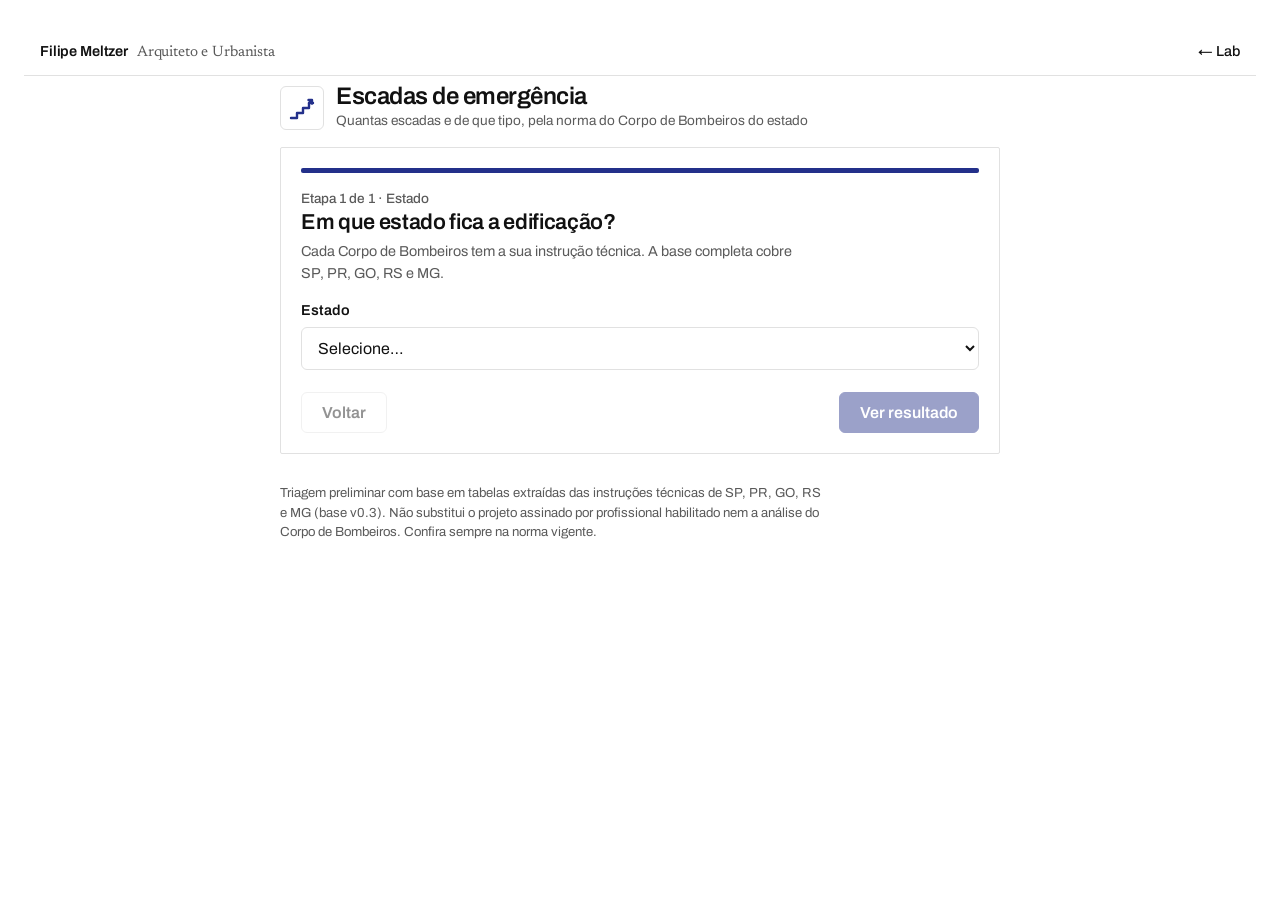
<file: apps/escadas/index.html>
<!doctype html>
<html lang="pt-BR">
<head>
<meta charset="utf-8">
<meta name="viewport" content="width=device-width, initial-scale=1">
<title>Escadas de emergência — Filipe Meltzer</title>
<meta name="description" content="Quantas escadas de emergência e de que tipo, pelas normas do Corpo de Bombeiros de SP, PR, GO, RS e MG. Triagem preliminar.">
<meta name="theme-color" content="#ffffff">
<link rel="icon" href="../../assets/favicon.svg" type="image/svg+xml">
<link rel="preconnect" href="https://fonts.googleapis.com">
<link rel="preconnect" href="https://fonts.gstatic.com" crossorigin>
<link rel="stylesheet" href="https://fonts.googleapis.com/css2?family=Archivo:wght@400;500;600&amp;family=Newsreader:opsz,wght@6..72,400&amp;display=swap">
<link rel="stylesheet" href="../lab.css">
<style>
/* Layout: folha técnica de coluna única, assistente em etapas; resultado em placa de saída verde com fichas abaixo.
   Cor: papel azulado, tinta marinho, verde de sinalização de saída (acento), vermelho só para alerta. */
:root{--bg:#e9edf0;--surface:#ffffff;--ink:#0f2236;--ink2:#4a5d6f;--line:#cbd5dd;--soft:#e1ebee;--exit:#087a4c;--exit-ink:#ffffff;--warn:#b3261e;--warn-bg:#fbeae8;--amber:#7a5200;--amber-bg:#fbf1da;--ok-bg:#e0f2e9;
 --f-display:"Barlow Condensed","Arial Narrow",system-ui,sans-serif;--f-body:"IBM Plex Sans",system-ui,-apple-system,"Segoe UI",sans-serif;--f-mono:"IBM Plex Mono",ui-monospace,Menlo,monospace}
*{box-sizing:border-box}
body{background:var(--bg);color:var(--ink);font:400 16px/1.5 var(--f-body);padding-inline:16px;padding-block:20px 48px}
.wrap{max-width:720px;margin:0 auto;display:grid;gap:16px}
header{display:flex;gap:12px;align-items:center}
.sign{flex:none;width:44px;height:44px;border-radius:6px;background:var(--exit);color:var(--exit-ink);display:grid;place-items:center}
h1{font:700 1.7rem/1 var(--f-display);text-transform:none;letter-spacing:.04em;margin:0;text-wrap:balance}
.tag{color:var(--ink2);font-size:.85rem;margin-top:3px}
.panel{background:var(--surface);border:1px solid var(--line);border-radius:10px;padding:20px}
.prog{display:flex;gap:4px;margin-bottom:18px}
.prog i{flex:1;height:5px;border-radius:2px;background:var(--line)}
.prog i.on{background:var(--exit)}
.step-n{font:500 .78rem var(--f-mono);color:var(--ink2);text-transform:none;letter-spacing:.08em}
h2{font:700 1.5rem/1.15 var(--f-display);letter-spacing:.01em;margin:4px 0 6px;text-wrap:balance}
.hint{color:var(--ink2);font-size:.9rem;margin:0 0 16px;max-width:62ch}
.fields{display:grid;gap:14px}
.row2{display:grid;grid-template-columns:1fr 1fr;gap:14px}
label.l{display:block;font-weight:600;font-size:.9rem;margin-bottom:5px}
select,input[type=number]{width:100%;font:inherit;font-size:1rem;padding:11px 12px;border:1px solid var(--line);border-radius:6px;background:var(--bg);color:var(--ink);min-width:0}
select:focus-visible,input:focus-visible,button:focus-visible,.seg label:focus-within{outline:3px solid var(--exit);outline-offset:1px}
.seg{display:flex;gap:0;border:1px solid var(--line);border-radius:6px;overflow:hidden}
.seg label{flex:1;text-align:center;padding:10px 8px;cursor:pointer;background:var(--bg);font-size:.95rem;border-right:1px solid var(--line)}
.seg label:last-child{border-right:0}
.seg input{position:absolute;opacity:0;pointer-events:none}
.seg input:checked+span{font-weight:600}
.seg label:has(input:checked){background:var(--exit);color:var(--exit-ink)}
.tog{display:grid;grid-template-columns:1fr auto;gap:8px 14px;align-items:center;padding:12px 0;border-top:1px solid var(--line)}
.tog:first-child{border-top:0;padding-top:0}
.tog b{font-weight:600;display:block}.tog small{color:var(--ink2);font-size:.82rem;display:block}
.tog .seg{width:150px}
.cons{display:grid;gap:8px}
.cons label{display:grid;grid-template-columns:auto 1fr;gap:4px 10px;align-items:start;padding:12px;border:1px solid var(--line);border-radius:6px;cursor:pointer;background:var(--bg)}
.cons label:has(input:checked){border-color:var(--exit);box-shadow:inset 0 0 0 1px var(--exit);background:var(--ok-bg)}
.cons small{grid-column:2;color:var(--ink2);font-size:.84rem}
.cons input{margin-top:5px;accent-color:var(--exit)}
.calc{background:var(--soft);border-radius:6px;padding:12px;display:grid;gap:8px}
.calc .m{font:500 .82rem var(--f-mono);color:var(--ink2)}
.nav{display:flex;justify-content:space-between;gap:10px;margin-top:22px}
button{font:600 1rem var(--f-body);padding:11px 20px;border-radius:6px;border:1px solid var(--line);background:var(--surface);color:var(--ink);cursor:pointer}
button.p{background:var(--exit);border-color:var(--exit);color:var(--exit-ink)}
button:disabled{opacity:.45;cursor:not-allowed}
.err{color:var(--warn);font-size:.85rem;margin-top:4px}
/* resultado */
.plate{background:var(--exit);color:var(--exit-ink);border-radius:10px;padding:20px 20px 18px}
.plate .k{font:500 .75rem var(--f-mono);text-transform:none;letter-spacing:.1em;opacity:.85}
.plate .big{font:700 clamp(2.1rem,9vw,3.1rem)/1 var(--f-display);text-transform:none;letter-spacing:.02em;margin:6px 0 4px;text-wrap:balance}
.plate .sub{font-size:.98rem;opacity:.95}
.plate .ctx{margin-top:12px;padding-top:12px;border-top:1px solid color-mix(in srgb,var(--exit-ink) 30%,transparent);font-size:.88rem;opacity:.92}
.band{display:grid;gap:0;border:1px solid var(--line);border-radius:8px;overflow:hidden;background:var(--surface)}
.band .c{padding:10px 6px;text-align:center;border-right:1px solid var(--line);min-width:0}
.band .c:last-child{border-right:0}
.band .c small{display:block;font:500 .72rem var(--f-mono);color:var(--ink2);overflow-wrap:anywhere}
.band .c b{display:block;font:700 1.25rem var(--f-display);letter-spacing:.03em}
.band .c.cur{background:var(--ok-bg);box-shadow:inset 0 -4px 0 var(--exit)}
.cards{display:grid;gap:12px}
.card{background:var(--surface);border:1px solid var(--line);border-radius:10px;padding:16px 18px}
.card h3{margin:0 0 6px;font:500 .75rem var(--f-mono);text-transform:none;letter-spacing:.09em;color:var(--ink2)}
.card .v{font:700 1.45rem/1.1 var(--f-display);letter-spacing:.01em}
.card p{margin:6px 0 0;font-size:.92rem}
.card ul{margin:6px 0 0;padding-left:18px;font-size:.92rem}.card li+li{margin-top:4px}
.pill{display:inline-block;font:600 .78rem var(--f-body);padding:2px 9px;border-radius:99px;margin-left:6px;vertical-align:middle;letter-spacing:0}
.pill.ok{background:var(--ok-bg);color:var(--exit)}.pill.no{background:var(--warn-bg);color:var(--warn)}.pill.mid{background:var(--amber-bg);color:var(--amber)}
.alert{border-radius:8px;padding:12px 14px;font-size:.9rem;background:var(--amber-bg);color:var(--ink);border-left:4px solid var(--amber)}
.alert.bad{background:var(--warn-bg);border-left-color:var(--warn)}
.alert ul{margin:4px 0 0;padding-left:18px}
.fine{color:var(--ink2);font-size:.82rem;max-width:68ch}
.actions{display:flex;gap:10px;flex-wrap:wrap}
@media(max-width:520px){.row2{grid-template-columns:1fr}.tog{grid-template-columns:1fr}.tog .seg{width:100%}}
@media(prefers-reduced-motion:no-preference){.panel,.plate,.card{animation:in .25s ease-out}@keyframes in{from{opacity:.0;transform:translateY(4px)}to{opacity:1;transform:none}}}
:root{--bg:#fff;--surface:#fff;--ink:#111;--ink2:#5a5a5a;--line:#e1e1e1;--soft:#f6f6f6;--exit:#23308a;--exit-ink:#fff;--ok-bg:#eef0f9;
 --f-display:"Archivo",Arial,sans-serif;--f-body:"Archivo",Arial,sans-serif;--f-mono:"Archivo",Arial,sans-serif}
h1{font-size:1.5rem;font-weight:600;letter-spacing:-.02em}
h2{font-weight:600;letter-spacing:-.015em;font-size:1.35rem}
.step-n,.card h3,.plate .k{letter-spacing:0;font-size:.85rem}
select,input[type=number]{background:#fff}
.panel,.card{border-radius:2px}
.plate{background:#fff;color:var(--ink);border:1px solid var(--line);border-left:3px solid var(--exit);border-radius:2px}
.plate .big{color:var(--exit);font-weight:600;letter-spacing:-.02em;font-size:clamp(1.8rem,6vw,2.4rem)}
.plate .ctx{border-top-color:var(--line)}
.band .c b{font-weight:600}
.card .v{font-weight:600;letter-spacing:-.01em}
.sign{background:none;color:var(--exit);border:1px solid var(--line)}
</style>
</head>
<body>
<nav class="lab-bar" aria-label="Portfólio"><a class="lab-home" href="../../pt/index.html">Filipe Meltzer <small>Arquiteto e Urbanista</small></a><a class="lab-back" href="../../pt/lab.html">Lab</a></nav>
<script>(function(){var r=document.referrer;if(r&&/\/Portfolio\/(?!pt\/)/.test(r)){var b=document.querySelectorAll(".lab-bar a");b[0].href="../../index.html";b[0].lastChild.textContent="Architect & Urbanist";b[1].href="../../lab.html"}})()</script>
<div class="wrap">
 <header>
  <div class="sign" aria-hidden="true"><svg width="28" height="28" viewBox="0 0 28 28" fill="none" stroke="currentColor" stroke-width="2.4" stroke-linejoin="round" stroke-linecap="round"><path d="M3 24h6v-5h6v-5h6V9h4"/><path d="M21 9l3-3M24 6h-3.5M24 6v3.5"/></svg></div>
  <div><h1>Escadas de emergência</h1><div class="tag">Quantas escadas e de que tipo, pela norma do Corpo de Bombeiros do estado</div></div>
 </header>
 <main id="app"></main>
 <p class="fine" id="fine">Triagem preliminar com base em tabelas extraídas das instruções técnicas de SP, PR, GO, RS e MG (base v<span id="ver"></span>). Não substitui o projeto assinado por profissional habilitado nem a análise do Corpo de Bombeiros. Confira sempre na norma vigente.</p>
</div>
<script>
const DATA={"_meta":{"versao_base":"0.3","data":"2026-10-05","status":"SP, PR, GO, RS e MG extraídos dos PDFs oficiais (MG: IT 08 2ª ed., Tabelas 1-6 completas). SC parcial: regras da IN 9/2024 sim, Tabela de escadas vigente NÃO (o PDF anexado é rascunho de 2018 sem valor normativo).","aviso":"Tabelas extraidas por texto de PDF. Conferir celula a celula com o original antes de uso em projeto. Divergencias entre estados estao marcadas em 'divergencias'.","colunas_altura_SP_PR":["H<=6","6<H<=12","12<H<=30","H>30"],"colunas_altura_GO":["H<=6","6<H<=12","12<H<=30","30<H<=90","H>90"],"tipos":{"NE":"Escada nao enclausurada (comum)","EP":"Enclausurada protegida (PCF P-90, ventilacao por janelas)","PF":"Enclausurada a prova de fumaca (antecamara + dutos, PCF P-60)","PFP":"A prova de fumaca pressurizada (substitui EP e PF)","AE":"Aberta externa (ate 45 m; pode ser uma das escadas quando ha 2 ou mais)"},"up_metros":0.55},"estados":{"SP":{"norma":"IT 11/2019 - Saidas de emergencia (CBPMESP)","fonte":"https://ffclrp.usp.br/dc.php?id=17 (copia da IT 11/2019; confirmar versao vigente no site do CBPMESP)","tabela_escadas":{"A-1":["NE","NE","-","-"],"A-2":["NE","NE","EP","PF"],"A-3":["NE","NE","EP","PF"],"B-1":["NE","EP","EP","PF"],"B-2":["NE","EP","EP","PF"],"C-1":["NE","NE","EP","PF"],"C-2":["NE","NE","PF","PF"],"C-3":["NE","EP","PF","PF"],"D":["NE","NE","EP","PF"],"E-1..E-6":["NE","NE","EP","PF"],"F-1":["NE","NE","EP","PF"],"F-2":["NE","EP","PF","PF"],"F-3":["NE","NE","EP","PF"],"F-4":["NE","NE","EP","PF"],"F-5":["NE","NE","EP","PF"],"F-6":["NE","EP","PF","PF"],"F-7":["NE","NE","EP","PF"],"F-8":["NE","EP","PF","PF"],"F-9":["NE","EP","EP","PF"],"F-10":["NE","EP","EP","PF"],"F-11":["NE","EP","PF","PF"],"G-1":["NE","NE","EP","EP"],"G-2":["NE","NE","EP","EP"],"G-3..G-5":["NE","NE","EP","PF"],"H-1":["NE","NE","EP","EP"],"H-2":["NE","EP","PF","PF"],"H-3":["NE","EP","PF","PF"],"H-4":["NE","NE","EP","PF"],"H-5":["NE","NE","EP","PF"],"H-6":["NE","NE","EP","PF"],"I-1":["NE","NE","EP","PF"],"I-2":["NE","NE","PF","PF"],"I-3":["NE","EP","PF","PF"],"J":["NE","NE","EP","PF"],"K":["NE","EP","PF","PF"],"L-1..L-3":["NE","EP","PF","PF"],"M":"consultar IT especifica (simbolo + na tabela)"},"nota_A2":"A-2 com area de pavimento <=750 m2 e altura >30 m ate 50 m: pode ser EP; acima de 50 m, PF.","quantidade_escadas":["Acima de 36 m: minimo 2 escadas, exceto A-2.","A-2 acima de 80 m: minimo 2 escadas.","Demais casos: depende de populacao, largura e distancia maxima (Tabelas 1 e 2).","Grupo F com capacidade >300 pessoas: minimo 2 saidas afastadas 10 m.","Duas ou mais escadas: distancia entre portas de acesso >=10 m. Escadas adicionais sao do mesmo tipo.","Pode ser AE uma das escadas quando ha 2 ou mais."],"elevador_emergencia":"A-2 e A-3 acima de 80 m; demais ocupacoes acima de 60 m (exceto G-1); H-2 e H-3 acima de 12 m.","comissao_tecnica_acima_de_m":150,"subsolo":"Escadas e rampas de subsolo compartimentadas com PCF P-90. NE prevista na tabela deve ser enclausurada. Subsolo com profundidade >12 m e ocupacao diferente de garagem (G-1/G-2): pressurizacao.","largura_minima_m":{"geral":1.2,"H-2_H-3_escadas":1.65,"H-3_rampas":2.2},"area_refugio":"Obrigatoria em E-6 e H-2 acima de 12 m e H-3 acima de 6 m (30% da area do pavimento)."},"PR":{"norma":"NPT 011 v6 - Saidas de Emergencia (CBMPR)","fonte":"https://www.bombeiros.pr.gov.br/sites/bombeiros/arquivos_restritos/files/documento/2023-02/npt11.pdf","baseada_em":"IT 11/2019 CBPMESP","tabela_escadas":{"A-1":["NE","NE","-","-"],"A-2":["NE","NE","EP","PF"],"A-3":["NE","NE","EP","PF"],"B-1":["NE","EP","EP","PF"],"B-2":["NE","EP","EP","PF"],"C-1":["NE","NE","EP","PF"],"C-2":["NE","NE","PF","PF"],"C-3":["NE","EP","PF","PF"],"D":["NE","NE","EP","PF"],"E-1..E-6":["NE","NE","EP","PF"],"F-1":["NE","NE","EP","PF"],"F-2":["NE","EP","PF","PF"],"F-3":["NE","NE","EP","PF"],"F-4":["NE","NE","EP","PF"],"F-5":["NE","NE","EP","PF"],"F-6":["NE","EP","PF","PF"],"F-7":["NE","EP","EP","PF"],"F-8":["NE","EP","PF","PF"],"F-9":["NE","EP","EP","PF"],"F-10":["NE","EP","EP","PF"],"F-11":["NE","EP","PF","PF"],"G-1":["NE","NE","EP","EP"],"G-2":["NE","NE","EP","EP"],"G-3..G-5":["NE","NE","EP","PF"],"H-1":["NE","NE","EP","EP"],"H-2":["NE","EP","PF","PF"],"H-3":["NE","EP","PF","PF"],"H-4":["NE","NE","EP","PF"],"H-5":["NE","NE","EP","PF"],"H-6":["NE","NE","EP","PF"],"I-1":["NE","NE","EP","PF"],"I-2":["NE","NE","PF","PF"],"I-3":["NE","EP","PF","PF"],"J":["NE","NE","EP","PF"],"L-1..L-3":["NE","EP","PF","PF"],"M-1":["NE","NE","EP+","PF+"],"M-2":["NE","EP","PF","PF"],"M-3":["NE","EP","PF","PF"],"M-4":["NE","NE","NE","NE"],"M-5":["NE","EP+","PF+","PF+"]},"nota_pavimentos_recuados":"Edificios com pavimentos recuados (bombeiros nao alcancam) ou sem acesso de viatura, acima de 23 m: PF.","quantidade_escadas":["Acima de 36 m: minimo 2 escadas, exceto A-2.","A-2 acima de 60 m: minimo 2 escadas; a segunda pode ser substituida por elevador de emergencia ligado a GMG.","A-2 acima de 80 m com ate 750 m2 por pavimento e ate 4 unidades por pavimento: segunda escada pode ser dispensada pelo elevador de emergencia obrigatorio.","Demais casos: populacao, largura, distancia maxima e UP minimas (Tabelas 1 e 2).","E-6, F-3, F-5, F-6, F-7, F-11 e H-3 com capacidade >200 pessoas: minimo 2 saidas, afastadas 10 m.","Escadas adicionais sao do mesmo tipo; uma pode ser AE."],"elevador_emergencia":"A-2 e A-3 acima de 80 m; demais acima de 60 m (exceto G-1); H-2 e H-3 acima de 12 m.","comissao_tecnica_acima_de_m":150,"subsolo":"Escada abaixo da descarga em edificios com EP ou PF: enclausurada com PCF P-90, sem ventilacao. Subsolos com altura ascendente >12 m: pressurizacao.","largura_minima_m":{"geral":1.2,"H-2_H-3_escadas":1.65,"H-3_rampas":2.2},"area_refugio":"Obrigatoria em E-5, E-6 e H-2 acima de 12 m e H-3 acima de 6 m (30% do pavimento).","verificar_versao":"Existe NPT 011 versao jan/2024 (bombeiros.pr.gov.br/.../2024-03/npt-011-saidas_de_emergencia_versao_jan_2024.pdf). Os dados acima vieram da versao 6 (arquivo de 2023-02). Comparar."},"GO":{"norma":"NT 11/2025 - Saidas de Emergencia (CBMGO), Portaria 3447 de 19/05/2025","fonte":"https://www.bombeiros.go.gov.br/wp-content/uploads/2021/03/Normas-Tecnicas-do-CBMGO-1.pdf","baseada_em":"IT 11/2019 CBPMESP e IN 09/2024 CBMSC (citadas nas referencias)","tabela_escadas":{"A-1":["NE","NE","-","-","-"],"A-2, A-3":["NE","NE","EP","PF","PFP"],"B-1, B-2":["NE","EP","PF","PF","PFP"],"C-1, C-2":["NE","NE","EP","PF","PFP"],"C-3":["NE","EP","PF","PF","PFP"],"D-1..D-4":["NE","NE","EP","PF","PFP"],"E-1..E-6":["NE","NE","EP","PF","PFP"],"F-1..F-5":["NE","NE","EP","PF","PFP"],"F-6, F-11":["NE","EP","PF","PF","PFP"],"F-7":["NE","EP","EP","PF","PFP"],"F-8":["NE","EP","PF","PF","PFP"],"F-9, F-10":["NE","EP","EP","PF","PFP"],"G-1..G-6":["NE","NE","EP","PF","PFP"],"H-1":["NE","NE","EP","PF","PFP"],"H-2..H-4":["NE","EP","PF","PF","PFP"],"H-5, H-6":["NE","NE","EP","PF","PFP"],"I-1, I-2":["NE","NE","EP","PF","PFP"],"I-3":["NE","EP","PF","PF","PFP"],"J-1..J-4":["NE","NE","EP","PF","PFP"],"L-1..L-3":["NE","EP","PF","PF","PFP"],"M-1":["NE","NE","EP","PF","PFP"],"M-2":["NE","EP","PF","PF","PFP"],"M-3":["NE","NE","EP","PF","PFP"],"M-5":["NE","NE","EP","PF","PFP"],"M-11":["NE","EP","PF","PF","PFP"]},"como_medir_altura":"Do nivel de descarga ate o piso do ultimo pavimento (exclui casa de maquinas, barrilete, reservatorio). Desnivel entre descarga e terreno/via >3 m tambem entra na altura.","quantidade_escadas":["Acima de 60 m: minimo 2 escadas, exceto A-2 (A-2: acima de 120 m).","Segunda escada pode ser substituida por RRF (reduto resistente ao fogo, no maximo a cada 75 m) e/ou elevador de emergencia adicional, conforme combinacoes da Nota (e) do Anexo C.","F-2, F-3, F-5, F-6, F-7 e F-11 com publico >500 pessoas: minimo 2 saidas afastadas 10 m.","Com mais de uma saida, perda de qualquer uma deve deixar >=50% da capacidade requerida.","Escadas adicionais para todos os pavimentos: mesmo tipo; para so alguns pavimentos: tipo conforme divisao e altura dos pavimentos atendidos.","Uma das escadas pode ser AE."],"acima_de_90_m":"Todas as edificacoes: PFP (pressurizada).","elevador_emergencia":"A-2 e A-3 acima de 90 m; demais acima de 60 m (exceto G-1); H-2, H-3 e H-6 quando exigida area de refugio.","rrf_obrigatorio":"A-2 e A-3 acima de 250 m; demais acima de 120 m.","comissao_tecnica_acima_de_m":250,"subsolo":"Altura ascendente ate 6 m: escada enclausurada com PCF P-90 sem ventilacao (NE ou EP); PF: antecamara so com duto de saida. Acima de 6 m: pressurizacao.","largura_minima_m":{"geral":1.2,"corredor_pop_menor_20":1.0,"H-2_H-3_escadas":1.65,"H-3_rampas":2.2},"area_refugio":"Obrigatoria em E-6 e H-2 acima de 12 m e H-3 acima de 6 m (30% do pavimento). Dispensada se pavimento <=750 m2 com chuveiros automaticos."},"SC":{"status":"parcial","norma":"IN 009 - Saidas de Emergencia (CBMSC), vigente a partir de 24/04/2024, 71 paginas","fonte":"https://documentoscbmsc.cbm.sc.gov.br/uploads/95f9038e8f2451e50a6693d998ada729.pdf","tipos_proprios":{"ECM":"comum","EPT":"protegida (PCF P-30, ventilacao por duto ou janela)","EEE":"enclausurada com exaustao (antecamara, duto de extracao, PCF P-60)","EEV":"enclausurada com ventilacao (antecamara, duto entrada+saida, PCF P-90 antecamara e P-60 escada)","EPF":"a prova de fumaca: pressurizada, enclausurada com ventilacao para exterior, ou aberta externa"},"PENDENTE":"Anexo A (Tabela de escadas por altura e ocupacao, pag. 61-63) e Anexo C (distancia maxima) NAO foram lidos: a leitura automatica trunca o PDF antes dos anexos. Nao usar a tabela de blogs: e de versao antiga.","aplicacao":"Parametros valem para A-2 ate 250 m e demais ocupacoes ate 100 m; acima disso a IN e so referencia (estudo especifico).","largura_minima_m":{"rotas_horizontais":{"geral":1.2,"H-2":1.65,"H-3":2.2},"escadas_rampas":{"geral":1.2,"H-2_H-3":1.65},"portas_H2_H3_escada":1.1},"UP_m":0.55,"minimo_2_rotas":["F-6 e F-11 com lotacao >100 pessoas","demais divisoes do grupo F com lotacao >300 pessoas","Alternativa: saida unica ou nao independente com largura total 1,5x a necessaria"],"aumento_distancia_por_pe_direito":{"h<=3":"0%","3-4":"5%","4-5":"10%","5-6":"15%","6-7":"18%","7-8":"21%","8-9":"24%","9-10":"27%","h>10":"30%","limites":"acrescimo maximo 25 m; total maximo 140 m"},"outras_regras":["Sem leiaute definido: distancias -30%.","Escada comum e rampa interna aberta nao sao local seguro: somar trechos horizontais e verticais.","ECM de madeira ou metal: ate 6 m. TRRF 2 h.","Pressurizada: PCF P-90, TRRF 180 min, 50 Pa; com varias escadas, todas pressurizadas (podem coexistir nao pressurizadas EEV/ventiladas se nao interferirem).","Camera de monitoramento na escada: A-2 acima de 150 m e demais acima de 100 m.","Ocupacao mista: tipo e quantidade conforme a ocupacao servida pela escada."]},"RS":{"norma":"RT CBMRS no 11 - Parte 01/2016 - Saidas de Emergencia (em vigor desde 19/09/2016)","fonte":"https://admin.bombeiros.rs.gov.br/upload/arquivos/201706/01155612-rtcbmrs-n-11-parte-01-2016-saidas-de-emergencia-versao-corrigida.pdf","baseada_em":"IT 11/2014 CBPMESP; classificacao de ocupacao e altura vem da LC 14.376/2013 e Decreto 51.803/2014","verificar_versao":"Confirmar se ha revisao posterior a 2016 no site do CBMRS.","colunas":["H<=6","6<H<=12","12<H<=30","H>30"],"tabela_escadas":{"A-1":["NE","NE","-","-"],"A-2":["NE","NE","EP","PF"],"A-3":["NE","NE*","EP","PF"],"B-1, B-2":["NE","EP","PF","PF"],"C-1":["NE","NE","PF","PF"],"C-2":["NE","NE*","PF","PF"],"C-3":["NE","EP","PF","PF"],"D":["NE","NE*","PF","PF"],"E-1..E-4":["NE","NE*","PF","PF"],"E-5, E-6":["NE","EP","PF","PF"],"F-1":["NE","NE","EP","PF"],"F-2":["NE","EP","PF","PF"],"F-3":["NE","NE","EP","PF"],"F-4":["NE","NE","EP","PF"],"F-5..F-12":["NE","EP","PF","PF"],"G-1, G-2":["NE","NE","EP","EP"],"G-3, G-6":["NE","NE*","PF","PF"],"G-4, G-5":["NE","NE","EP","PF"],"H-1":["NE","NE*","PF","PF"],"H-2, H-3":["NE","EP","PF","PF"],"H-4..H-6":["NE","NE*","PF","PF"],"I-1":["NE","NE","EP","PF"],"I-2":["NE","NE","PF","PF"],"I-3":["NE","EP","PF","PF"],"J":["NE","NE","EP","PF"],"L-1..L-3":["NE","EP","PF","PF"],"M":"consultar RT/norma especifica (M-1 e simbolo +)"},"asterisco":"NE* = com area de pavimento acima de 750 m2 exige EP.","nota_A2":"A-2 com pavimento <=750 m2 e altura >30 m ate 50 m: pode ser EP; acima de 50 m, PF.","quantidade_escadas":["Acima de 30 m E area de pavimento >=750 m2: minimo 2 escadas, exceto A-2.","A-2 acima de 72 m: minimo 2 escadas.","F-5, F-6, F-11, F-12, L e M-1: sempre minimo 2 escadas (termea: 2 saidas).","Locais de reuniao F-5, F-6, F-11, F-12: mais de uma saida em paredes diversas, afastamento >=10 m; acesso principal com 60% a 70% das UP.","Escadas adicionais do mesmo tipo; escada pode ser substituida por rampa do mesmo tipo.","Em edificacao com compartimentacao horizontal, saidas independentes.","Mezanino conta como compartimento para tipo de escada."],"comissao_tecnica_acima_de_m":150,"elevador_emergencia":"Nao esta na RT: remete a LC 14.376/2013 e Decreto 51.803/2014 (nao lidos).","subsolo":"Escada abaixo da descarga: EP com PCF P-90 sem ventilacao. Subsolo com altura ascendente >12 m e ocupacao diferente de G-1/G-2: escada pressurizada. Tabela 7 do Decreto 51.803 rege exigencias de subsolo.","largura_minima_m":{"geral":1.1,"H-3_acessos_descarga":2.0,"H-3_escadas_rampas":2.2,"NE_090":"0,90 m se pavimento de maior populacao <=45 pessoas (exceto terreo), grupos A,B,D,G,J-1,J-2 ate 6 m, ou como segunda saida"},"pe_direito_acessos_m":2.2,"area_refugio":"Obrigatoria em todos os pavimentos: E-5/E-6 acima de 6 m (30%); H-2/H-3 exceto terreo (30%), maximo 2000 m2 por area.","caracteristicas_construtivas":"Classe X (propagacao facil): reduzir distancias em 30%; Y: tabela; Z (propagacao dificil): aumentar 30%.","distancias_maximas_m":{"colunas":"mesmas 8 colunas do bloco comum","A_B":{"descarga":[45,55,55,65,60,70,80,95],"demais":[40,45,50,60,55,65,75,90]},"C_D_E_F1-F4_F7-F10_G3-G5_H_L_M":{"descarga":[40,45,50,60,55,65,75,90],"demais":[30,35,40,45,45,55,65,75]},"I1_J1":{"descarga":[80,95,120,140],"demais":[70,80,110,130],"obs":"so colunas sem chuveiro"},"G1_G2_J2":{"descarga":[50,60,60,70,80,95,120,140],"demais":[45,55,55,65,70,80,110,130]},"I2_I3_J3_J4":{"descarga":[40,45,50,60,60,70,100,120],"demais":[30,35,40,45,50,65,80,95]},"F5_F6_F11_F12":{"qualquer_andar":[30,35,45,50],"obs":"mapeamento das 4 colunas a conferir no PDF"},"regras":["Sem leiaute em planta: -30%.","Nao se mede dentro de escada enclausurada.","Mais de uma saida exige >=10 m entre elas."]},"capacidade_UP_e_populacao":"Mesma estrutura de SP/PR/GO (Tabela 1). Diferencas: C-D-F-4 com 1 por 5 m2 (C) / 7 m2 (D) / 3 m2 (F-4); F-3,F-6,F-7,F-9..F-12 = 2 por m2; G-1,G-2,G-3,G-6 = 1 por 40 vagas; apartamento minimo sem divisoes = 3 pessoas."},"MG":{"status":"completo_para_escadas","norma":"IT 08 - Saídas de Emergência em Edificações, 2ª edição (CBMMG), alterada até a Portaria 69 de 25/08/2022","fonte":"PDF oficial anexado pelo usuário (IT_08_2a_Ed_portaria_70.pdf), Tabelas 1 a 6, p. 33-39","colunas_altura":["H<=12","12<H<=30","30<H<=54","H>54"],"classes_altura":{"I":"H<=12","II":"12<H<=30","III":"30<H<=54","IV":">54"},"tabela_escadas":{"A-2":[{"n":1,"tipo":"NE"},{"n":1,"tipo":"EP"},{"n":1,"tipo":"PF"},{"n":1,"tipo":"PF"}],"A-3":[{"n":1,"tipo":"NE"},{"n":1,"tipo":"EP"},{"n":2,"tipo":"PF"},{"n":2,"tipo":"PF"}],"B-1":[{"n":1,"tipo":"NE"},{"n":1,"tipo":"PF"},{"n":2,"tipo":"PF"},{"n":2,"tipo":"PF"}],"B-2":[{"n":1,"tipo":"NE"},{"n":1,"tipo":"PF"},{"n":2,"tipo":"PF"},{"n":2,"tipo":"PF"}],"C-1":[{"n":1,"tipo":"NE"},{"n":1,"tipo":"EP"},{"n":2,"tipo":"EP"},{"n":2,"tipo":"EP"}],"C-2":[{"n":1,"tipo":"NE"},{"n":1,"tipo":"EP"},{"n":2,"tipo":"PF"},{"n":2,"tipo":"PF"}],"C-3":[{"n":1,"tipo":"NE"},{"n":2,"tipo":"PF"},{"n":2,"tipo":"PF"},{"n":2,"tipo":"PF"}],"D":[{"n":1,"tipo":"NE"},{"n":1,"tipo":"EP"},{"n":1,"tipo":"PF"},{"n":1,"tipo":"PF"}],"E-1":[{"n":1,"tipo":"NE"},{"n":1,"tipo":"EP"},{"n":2,"tipo":"PF"},{"n":2,"tipo":"PF"}],"E-2":[{"n":1,"tipo":"NE"},{"n":1,"tipo":"EP"},{"n":2,"tipo":"PF"},{"n":2,"tipo":"PF"}],"E-3":[{"n":1,"tipo":"NE"},{"n":1,"tipo":"EP"},{"n":2,"tipo":"PF"},{"n":2,"tipo":"PF"}],"E-4":[{"n":1,"tipo":"NE"},{"n":1,"tipo":"EP"},{"n":3,"tipo":"PF"},{"n":3,"tipo":"PF"}],"E-5":[{"n":1,"tipo":"NE"},{"n":1,"tipo":"EP"},{"n":2,"tipo":"PF"},{"n":2,"tipo":"PF"}],"E-6":[{"n":2,"tipo":"NE"},{"n":2,"tipo":"EP"},{"n":2,"tipo":"PF"},{"n":2,"tipo":"PF"}],"F-1":[{"n":1,"tipo":"NE"},{"n":2,"tipo":"EP"},{"n":2,"tipo":"PF"},{"n":2,"tipo":"PF"}],"F-2":[{"n":1,"tipo":"NE"},{"n":2,"tipo":"PF"},{"n":2,"tipo":"PF"},{"n":2,"tipo":"PF"}],"F-3":[{"n":2,"tipo":"NE"},{"n":2,"tipo":"NE"},{"n":2,"tipo":"PF"},{"n":2,"tipo":"PF"}],"F-4":[{"n":2,"tipo":"NE"},"+","+","+"],"F-5":[{"n":2,"tipo":"NE"},{"n":2,"tipo":"PF"},{"n":2,"tipo":"PF"},{"n":2,"tipo":"PF"}],"F-6":[{"n":2,"tipo":"NE"},{"n":2,"tipo":"PF"},{"n":2,"tipo":"PF"},{"n":2,"tipo":"PF"}],"F-7":[{"n":2,"tipo":"NE"},"-","-","-"],"F-8":[{"n":1,"tipo":"NE"},{"n":2,"tipo":"PF"},{"n":2,"tipo":"PF"},{"n":2,"tipo":"PF"}],"F-9":[{"n":2,"tipo":"NE"},{"n":2,"tipo":"EP"},{"n":2,"tipo":"PF"},{"n":2,"tipo":"PF"}],"F-10":[{"n":1,"tipo":"NE"},{"n":2,"tipo":"EP"},{"n":2,"tipo":"PF"},{"n":2,"tipo":"PF"}],"F-11":[{"n":2,"tipo":"NE"},{"n":2,"tipo":"EP"},{"n":2,"tipo":"PF"},{"n":2,"tipo":"PF"}],"G-1":[{"n":1,"tipo":"NE"},{"n":1,"tipo":"NE"},{"n":1,"tipo":"EP"},{"n":1,"tipo":"EP"}],"G-2":[{"n":1,"tipo":"NE"},{"n":1,"tipo":"EP"},{"n":1,"tipo":"EP"},{"n":1,"tipo":"EP"}],"G-3":[{"n":1,"tipo":"NE"},{"n":1,"tipo":"PF"},{"n":1,"tipo":"PF"},{"n":1,"tipo":"PF"}],"G-4":[{"n":1,"tipo":"NE"},{"n":1,"tipo":"EP"},{"n":1,"tipo":"PF"},{"n":1,"tipo":"PF"}],"G-5":[{"n":1,"tipo":"NE"},{"n":1,"tipo":"NE"},"-","-"],"H-1":[{"n":1,"tipo":"NE"},{"n":1,"tipo":"EP"},"-","-"],"H-2":[{"n":1,"tipo":"NE"},{"n":1,"tipo":"PF"},{"n":1,"tipo":"PF"},{"n":1,"tipo":"PF"}],"H-3":[{"n":2,"tipo":"NE"},{"n":2,"tipo":"PF"},{"n":2,"tipo":"PF"},{"n":2,"tipo":"PF"}],"H-4":[{"n":2,"tipo":"NE"},{"n":2,"tipo":"EP"},{"n":2,"tipo":"PF"},{"n":2,"tipo":"PF"}],"H-5":[{"n":2,"tipo":"NE"},"+","+","+"],"H-6":[{"n":1,"tipo":"NE"},{"n":1,"tipo":"PF"},{"n":1,"tipo":"PF"},{"n":1,"tipo":"PF"}],"I-1":[{"n":2,"tipo":"NE"},{"n":2,"tipo":"EP"},{"n":2,"tipo":"EP"},{"n":2,"tipo":"EP"}],"I-2":[{"n":2,"tipo":"NE"},{"n":2,"tipo":"EP"},{"n":2,"tipo":"PF"},{"n":2,"tipo":"PF"}],"I-3":[{"n":2,"tipo":"NE"},{"n":2,"tipo":"PF"},{"n":2,"tipo":"PF"},{"n":2,"tipo":"PF"}],"J":[{"n":1,"tipo":"NE"},{"n":1,"tipo":"NE"},{"n":1,"tipo":"NE"},{"n":1,"tipo":"NE"}],"L-1":[{"n":1,"tipo":null},"-","-","-"],"L-2":[{"n":2,"tipo":"NE"},{"n":2,"tipo":"PF"},{"n":3,"tipo":"PF"},{"n":3,"tipo":"PF"}],"L-3":[{"n":2,"tipo":"NE"},{"n":2,"tipo":"PF"},{"n":3,"tipo":"PF"},{"n":3,"tipo":"PF"}],"M-1":[{"n":1,"tipo":"NE"},"+","+","+"],"M-2":[{"n":2,"tipo":"EP"},{"n":2,"tipo":"PF"},{"n":3,"tipo":"PF"},{"n":3,"tipo":"PF"}],"M-3":[{"n":2,"tipo":"NE"},{"n":2,"tipo":"PF"},{"n":2,"tipo":"PF"},{"n":2,"tipo":"PF"}],"M-4":[{"n":1,"tipo":"NE"},{"n":1,"tipo":"NE"},{"n":1,"tipo":"NE"},{"n":1,"tipo":"NE"}],"M-5":["+","+","+","+"],"M-8":["+","+","+","+"]},"legenda_tabela":"n = nº mínimo de saídas/escadas; tipo NE/EP/PF; '+' = consultar norma específica; '-' = não se aplica","regras":{"AE":"Havendo 2 ou mais escadas, uma pode ser Aberta Externa (item 5.7.14); AE pode substituir os demais tipos (5.7.14.1), com exigências próprias.","pressurizada":"PFP pode substituir PF (5.7.13, IT 10).","dispensa_numero_minimo":"Nota F: a quantidade mínima da Tabela 6 pode ser desconsiderada, exceto F-6, H-2 e H-3, se H<=36 m, atendida distância máxima (Tab. 5) e UP mínimas da Tab. 4.","H2_H3":"H<=12: se exigidas >1 saídas, ao menos uma por rampa. H>12: além das escadas, elevador de emergência e áreas de refúgio.","area_refugio":"Obrigatória em E-5, E-6, H-2 e H-3 com H>12 m (30% dos leitos do pavimento); subsolo >500 m² não garagem (30% da área).","subsolo":"Área >500 m² ou população >100: mín. 2 saídas em lados opostos (≥10 m entre elas), exceto garagem. Escada EP/PF exigida e H ascendente<=12: enclausurada PCF P-60; acima de 12 m: pressurizada (IT 10).","elevador_emergencia":"Exigência por altura NÃO consta na IT 08 lida (só características, itens 5.9); conferir IT de elevador/SCIP do estado. H-2/H-3 >12 m exigem.","largura_minima_m":{"geral":1.1,"escadas_H2_H3":1.65,"rampas_H2":1.65,"rampas_H3":2.2},"UP_m":0.55},"classes_planta":{"N":"Sp<930 m²","O":"Sp>=930 m²","P":"Ss<500","Q":"Ss>=500","R":"St<930","S":"930-1500","T":"1500-5000","U":">5000"},"classes_construtivas":{"X":"sem TRRF e sem compartimentação vertical","Y":"só uma das duas","Z":"TRRF e compartimentação vertical completa; térreas no mínimo Y"},"populacao_UP":{"A-1/A-2":{"pop":"2 pessoas por dormitório","UP":[60,45,100]},"A-3":{"pop":"2 pess/dorm + 1 por 4 m² alojamento","UP":[60,45,100]},"B":{"pop":"1 por 15 m²","UP":[60,45,100]},"C":{"pop":"1 por 3 m²","UP":[100,60,100]},"D":{"pop":"1 por 7 m²","UP":[100,60,100]},"E-1..E-4":{"pop":"1 por 1,5 m² sala de aula","UP":[100,60,100]},"E-5/E-6":{"pop":"1 por 1,5 m² sala de aula","UP":[30,22,30]},"F-1/F-10/F-4":{"pop":"1 por 3 m²","UP":[100,75,100]},"F-2/F-5/F-8/F-9/F-11":{"pop":"1 por m²","UP":[100,75,100]},"F-3/F-6/F-7":{"pop":"2 por m²","UP":[100,75,100]},"G-1":{"pop":"1 por 40 vagas","UP":[100,60,100]},"G-2..G-5":{"pop":"1 por 20 m²","UP":[100,60,100]},"H-1/H-6":{"pop":"1 por 7 m²","UP":[60,45,100]},"H-2":{"pop":"2 por dorm + 1 por 4 m² alojamento","UP":[30,22,30]},"H-3":{"pop":"1,5 por leito + 1 por 7 m² ambulatório","UP":[30,22,30]},"H-4":{"pop":"1 por 7 m²","UP":[100,60,100]},"H-5":{"pop":"informada pelo responsável","UP":[60,45,100]},"I":{"pop":"1 por 10 m²","UP":[100,60,100]},"J":{"pop":"1 por 30 m²","UP":[100,60,100]},"L-1":{"pop":"1 por 3 m²","UP":[100,60,100]},"L-2/L-3":{"pop":"1 por 10 m²","UP":[100,60,100]},"M-1/M-6":{"pop":"consultar norma específica","UP":[100,75,100]},"M-3/M-7":{"pop":"1 por 10 m²","UP":[100,60,100]},"M-4":{"pop":"1 por 4 m²","UP":[60,45,100]}},"UP_colunas":["acesso e descargas","escadas e rampas","portas"],"reducao_ascendente":"Escadas ascendentes: degrau<=17 cm -10%; <=17,5 -15%; <=18 -20% (cumulativas).","distancias_maximas_m":{"colunas":["sem_spk_unica_sem_det","sem_spk_unica_com_det","sem_spk_mais_de_uma_sem_det","sem_spk_mais_de_uma_com_det","com_spk_unica_sem_det","com_spk_unica_com_det","com_spk_mais_de_uma_sem_det","com_spk_mais_de_uma_com_det"],"X":{"qualquer":{"descarga":[35,50,45,65,50,70,65,85],"demais":[25,40,35,50,40,55,50,65]}},"Y":{"qualquer":{"descarga":[45,65,60,75,65,85,75,95],"demais":[35,50,45,60,50,65,60,75]}},"Z_C_D_E_F_G3_G4_G5_H_I_L_M":{"descarga":[65,85,75,95,85,100,95,110],"demais":[50,65,60,75,65,80,75,90]},"Z_A_B_G1_G2_J":{"descarga":[70,90,85,100,90,105,100,120],"demais":[55,70,65,80,70,85,80,95]},"notas":["Sem layout definido em planta: reduzir 30%.","Com controle de fumaça: +50%.","Detecção/spk/controle de fumaça podem valer só na área compartimentada."]}}},"dimensionamento_comum_SP_PR_GO":{"formula":"N = P / C (N em UP, arredondado para cima); largura = N x 0,55 m; respeitar minimos","capacidade_UP":{"A, B, H-1, H-4, H-5, H-6, M-4":{"acessos_descargas":60,"escadas_rampas":45,"portas":100},"C, D, E-1..E-4, F, M-1":{"acessos_descargas":100,"escadas_rampas":75,"portas":100},"E-5, E-6, H-2, H-3":{"acessos_descargas":30,"escadas_rampas":22,"portas":30},"G, I, J, L, M-3, M-5":{"acessos_descargas":100,"escadas_rampas":60,"portas":100}},"reducao_UP_escada_ascendente":"Degrau ate 17 cm: -10%; ate 17,5 cm: -15%; ate 18 cm: -20% (cumulativas com outras reducoes).","populacao_por_pavimento":{"A-1, A-2":"2 pessoas por dormitorio (sala conta como dormitorio em apto de ate 2 dorm.)","A-3":"2 por dormitorio + 1 por 4 m2 de alojamento","B":"1 por 15 m2","C":"1 por 5 m2 (lojas de shopping/galeria: 1 por 7 m2)","D":"1 por 7 m2 (call center: 1 por 1,5 m2)","E-1..E-6":"1 por 1,5 m2 de sala de aula","F-1, F-10, F-4":"1 por 3 m2","F-2, F-5, F-8":"1 por m2","F-3, F-6, F-7, F-9, F-11":"2 por m2 (SP: F-11 = 3 por m2)","G-1..G-3":"1 por 40 vagas","G-4, G-5":"1 por 20 m2","H-1, H-4, H-5, H-6":"1 por 7 m2","H-2":"2 por dormitorio + 1 por 4 m2 alojamento","H-3":"1,5 por leito + 1 por 7 m2 ambulatorio","I":"1 por 10 m2","J":"1 por 30 m2","L-1":"1 por 3 m2","L-2, L-3":"1 por 10 m2","M-3, M-5":"1 por 10 m2","M-4":"1 por 4 m2"},"distancias_maximas_m":{"colunas":["sem_spk_unica_sem_det","sem_spk_unica_com_det","sem_spk_mais_de_uma_sem_det","sem_spk_mais_de_uma_com_det","com_spk_unica_sem_det","com_spk_unica_com_det","com_spk_mais_de_uma_sem_det","com_spk_mais_de_uma_com_det"],"A_B":{"descarga":[45,55,55,65,60,70,80,95],"demais":[40,45,50,60,55,65,75,90]},"C_D_E_F_G3_G4_G5_H_L_M (+K em SP; +G-2 em PR; GO inclui G-6)":{"descarga":[40,45,50,60,55,65,75,90],"demais_SP_PR":[30,35,40,45,45,55,65,75],"demais_GO":[35,35,40,45,45,55,65,75]},"I1_J1":{"descarga_SP_GO":[80,95,120,140,"-","-","-","-"],"demais_SP_GO":[70,80,110,130,"-","-","-","-"],"descarga_PR":[80,95,120,140,100,130,180,210],"demais_PR":[70,80,100,130,100,115,160,200]},"G1_G2_J2":{"descarga":[50,60,60,70,80,95,120,140],"demais_SP_GO":[45,55,55,65,70,80,110,130],"demais_PR":[40,45,50,60,70,80,110,130]},"I2_I3_J3_J4":{"descarga":[40,45,50,60,60,70,100,120],"demais_SP_PR":[30,35,40,45,50,65,80,95],"demais_GO":[35,35,40,45,50,65,80,95]},"regras":["Sem leiaute definido em planta: reduzir 30%.","Com controle de fumaca: acrescentar 50%.","Coluna 'mais de uma saida' exige >=10 m entre as saidas.","Contagem a partir da porta da unidade autonoma mais distante, caminhamento interno ate 10 m.","Areas tecnicas sem permanencia humana: 140 m."]}},"divergencias_SP_PR_GO":["C-2, I-2: SP/PR exigem PF de 12 a 30 m; GO exige EP.","F-2: SP/PR NE/EP/PF/PF; GO F-1 a F-5 todos NE/NE/EP/PF.","F-7: SP NE/NE/EP/PF; PR e GO NE/EP/EP/PF.","G-1/G-2 e H-1: SP/PR EP acima de 30 m; GO PF.","B: SP/PR NE/EP/EP/PF; GO NE/EP/PF/PF.","Duas escadas: SP/PR acima de 36 m; GO acima de 60 m. A-2: SP 80 m, PR 60 m (substituivel por elevador), GO 120 m.","Acima de 90 m: GO exige PFP; SP/PR nao tem essa regra na tabela (comissao tecnica acima de 150 m).","Pe-direito minimo de acessos: SP/GO 2,30 m; PR 2,50 m.","Subsolo: PR pressuriza acima de 12 m ascendentes; GO acima de 6 m."],"a_conferir_visualmente":["Linhas C, I, F, G, H e M das Tabelas 3/C1 de SP e PR: extraidas por texto, colunas podem ter se misturado.","Confirmar se existe IT 11 do CBPMESP mais recente que a de 2019.","Confirmar se PR tem NPT 011 mais nova que a versao 6.","RS: linhas C, D, E, F, G, H extraidas por texto; conferir asteriscos (NE*) e coluna >30 m."]};
/* ===== Motor de regras: funções puras sobre DATA ===== */
const COMPLETE=["SP","PR","GO","RS","MG"];
const UFN={AC:"Acre",AL:"Alagoas",AP:"Amapá",AM:"Amazonas",BA:"Bahia",CE:"Ceará",DF:"Distrito Federal",ES:"Espírito Santo",GO:"Goiás",MA:"Maranhão",MT:"Mato Grosso",MS:"Mato Grosso do Sul",MG:"Minas Gerais",PA:"Pará",PB:"Paraíba",PR:"Paraná",PE:"Pernambuco",PI:"Piauí",RJ:"Rio de Janeiro",RN:"Rio Grande do Norte",RS:"Rio Grande do Sul",RO:"Rondônia",RR:"Roraima",SC:"Santa Catarina",SP:"São Paulo",SE:"Sergipe",TO:"Tocantins"};
const GRP={A:"Residencial",B:"Serviço de hospedagem",C:"Comercial",D:"Serviço profissional",E:"Educacional",F:"Reunião de público",G:"Garagem e serviços automotivos",H:"Saúde e institucional",I:"Industrial",J:"Depósito",K:"Grupo K",L:"Explosivos",M:"Ocupação especial"};
const DIVL={"A-1":"Habitação unifamiliar","A-2":"Habitação multifamiliar (prédio de apartamentos)","A-3":"Habitação coletiva (pensionato, asilo)","B-1":"Hotel e similares","B-2":"Hotel residencial (apart-hotel)","C-1":"Comércio de baixa carga de incêndio","C-2":"Comércio de média e alta carga de incêndio","C-3":"Shopping center","C":"Comércio em geral","D":"Escritórios e serviços profissionais","D-1":"Escritórios e serviços profissionais","D-2":"Agência bancária","D-3":"Serviço de reparação","D-4":"Laboratório","E-1":"Escola em geral","E-2":"Escola especial","E-3":"Espaço de cultura física (academia)","E-4":"Centro de treinamento profissional","E-5":"Pré-escola, creche","E-6":"Escola para pessoas com deficiência","F-1":"Museu, local de objetos de valor","F-2":"Templo, local religioso","F-3":"Centro esportivo e de exibição","F-4":"Estação e terminal de passageiros","F-5":"Teatro, cinema, auditório","F-6":"Clube social, casa noturna","F-7":"Construção provisória (circo)","F-8":"Restaurante, lanchonete","F-9":"Recreação pública","F-10":"Local de exposição","F-11":"Local de reunião (F-11)","F-12":"Local de reunião (F-12)","G-1":"Garagem sem acesso de público","G-2":"Garagem com acesso de público","G-3":"Oficina e local com abastecimento","G-4":"Serviço de manutenção","G-5":"Hangar","G-6":"Garagem (G-6)","H-1":"Hospital veterinário","H-2":"Cuidados especiais (asilo, creche)","H-3":"Hospital e clínica com internação","H-4":"Repartição pública, delegacia","H-5":"Restrição de liberdade (presídio)","H-6":"Clínica e consultório","I-1":"Indústria de baixa carga de incêndio","I-2":"Indústria de média carga de incêndio","I-3":"Indústria de alta carga de incêndio","J":"Depósito","J-1":"Depósito incombustível","J-2":"Depósito de baixa carga","J-3":"Depósito de média carga","J-4":"Depósito de alta carga","K":"Grupo K (conforme norma do estado)","L-1":"Comércio de explosivos","L-2":"Indústria de explosivos","L-3":"Depósito de explosivos","M":"Ocupação especial","M-1":"Túnel","M-2":"Líquidos e gases inflamáveis","M-3":"Central de energia ou telecomunicação","M-4":"Propriedade de interesse histórico","M-5":"Ocupação especial (M-5)","M-6":"Ocupação especial (M-6)","M-11":"Ocupação especial (M-11)"};
const TIPO={NE:"Escada não enclausurada (comum)",EP:"Escada enclausurada protegida",PF:"Escada enclausurada à prova de fumaça",PFP:"Escada à prova de fumaça pressurizada",AE:"Escada aberta externa"};

/* casamento de códigos de ocupação: "X", "X-n", "X-n..X-m" */
function tokMatch(tok,div,exactOnly){
  const g=div[0], n=div.includes("-")?+div.split("-")[1]:null; let m;
  if(m=tok.match(/^([A-Z])-(\d+)\.\.([A-Z])-(\d+)$/)) return n!==null&&m[1]===g&&n>=+m[2]&&n<=+m[4];
  if(/^[A-Z]-\d+$/.test(tok)) return tok===div;
  if(/^[A-Z]$/.test(tok)) return exactOnly?tok===div:tok===g;
  return false;
}
function splitKey(k,sep){return k.split(sep||/\s*,\s*|\s*\/\s*/).filter(Boolean)}
function findKey(obj,div){
  const keys=Object.keys(obj).filter(k=>!k.startsWith("_"));
  for(const k of keys) if(splitKey(k).some(t=>tokMatch(t,div,true))) return k;
  for(const k of keys) if(splitKey(k).some(t=>tokMatch(t,div,false))) return k;
  return null;
}
function divisoes(uf){
  const tab=DATA.estados[uf].tabela_escadas, out=new Set();
  for(const k of Object.keys(tab)) for(const t of splitKey(k)){
    let m;
    if(m=t.match(/^([A-Z])-(\d+)\.\.([A-Z])-(\d+)$/)){for(let i=+m[2];i<=+m[4];i++) out.add(m[1]+"-"+i)}
    else out.add(t);
  }
  return [...out];
}
function faixas(uf){
  const M=DATA._meta;
  if(uf==="GO") return {lim:[6,12,30,90],rot:M.colunas_altura_GO};
  if(uf==="MG") return {lim:[12,30,54],rot:DATA.estados.MG.colunas_altura};
  return {lim:[6,12,30],rot:uf==="RS"?DATA.estados.RS.colunas:M.colunas_altura_SP_PR};
}
function faixaIdx(uf,h){const {lim}=faixas(uf);for(let i=0;i<lim.length;i++) if(h<=lim[i]) return i;return lim.length}

/* população: coeficientes (SP/PR/GO base, com ajustes por estado) */
const POPB={A:["dorm",2],B:["m2",15],C:["m2",5],D:["m2",7],E:["m2",1.5],F:["m2",1],G:["vagas",40],H:["m2",7],I:["m2",10],J:["m2",30],L:["m2",10],M:["m2",10],K:["m2",5],
 "F-1":["m2",3],"F-4":["m2",3],"F-10":["m2",3],"F-2":["m2",1],"F-5":["m2",1],"F-8":["m2",1],"F-3":["m2",.5],"F-6":["m2",.5],"F-7":["m2",.5],"F-9":["m2",.5],"F-11":["m2",.5],"F-12":["m2",.5],
 "G-4":["m2",20],"G-5":["m2",20],"G-6":["m2",20],"H-2":["dorm",2],"H-3":["leito",1.5],"L-1":["m2",3],"M-4":["m2",4]};
const POPO={MG:{C:["m2",3],"F-9":["m2",1],"F-11":["m2",1],"G-2":["m2",20],"G-3":["m2",20]},RS:{"F-10":["m2",.5]},SP:{"F-11":["m2",1/3]}};
const POPL={m2:"Área ocupada do pavimento (m²)",dorm:"Número de dormitórios do pavimento",vagas:"Número de vagas de veículo",leito:"Número de leitos do pavimento"};
function popRegra(uf,div){const o=(POPO[uf]||{});return o[div]||POPB[div]||POPB[div[0]]||null}
function popCalc(uf,div,q){const r=popRegra(uf,div);if(!r||!(q>0))return null;const [t,v]=r;
  if(t==="m2"||t==="vagas") return Math.ceil(q/v);
  return Math.ceil(q*v)}
function popTxt(uf,div){const r=popRegra(uf,div);if(!r)return "";const [t,v]=r;
  if(t==="m2") return v>=1?`1 pessoa por ${String(v).replace(".",",")} m²`:`${String(+(1/v).toFixed(2)).replace(".",",")} pessoas por m²`;
  if(t==="vagas") return `1 pessoa por ${v} vagas`;
  if(t==="dorm") return `${v} pessoas por dormitório`;
  return `${String(v).replace(".",",")} pessoa por leito`}

/* capacidade da unidade de passagem [acesso/descarga, escada/rampa, porta] */
function capUP(uf,div){
  if(uf==="MG"){const k=findKey(DATA.estados.MG.populacao_UP,div);return k?DATA.estados.MG.populacao_UP[k].UP:[100,60,100]}
  const cap=DATA.dimensionamento_comum_SP_PR_GO.capacidade_UP, k=findKey(cap,div);
  if(!k) return [100,60,100]; const c=cap[k]; return [c.acessos_descargas,c.escadas_rampas,c.portas];
}

/* distâncias máximas */
const DALIAS={GO:{"G-6":"G-3"},RS:{"G-6":"G-3"},SP:{K:"C"}};
function dTok(tok,div){
  const g=div[0], n=div.includes("-")?+div.split("-")[1]:null; let m;
  if(/^[A-Z]$/.test(tok)) return tok===g;
  if(m=tok.match(/^([A-Z])(\d+)$/)) return n!==null&&m[1]===g&&+m[2]===n;
  if(m=tok.match(/^([A-Z])(\d+)-([A-Z]?)(\d+)$/)) return n!==null&&m[1]===g&&n>=+m[2]&&n<=+m[4];
  return false;
}
function pickSide(o,base,uf){
  const ks=Object.keys(o).filter(k=>k===base||k.startsWith(base+"_"));
  const ex=ks.find(k=>k===base+"_"+uf); if(ex) return o[ex];
  const part=ks.find(k=>k!==base&&k.split("_").slice(1).includes(uf)); if(part) return o[part];
  return o[base]||(ks[0]&&o[ks[0]]);
}
function distTabela(uf,div,terreo,spk,det,multi,classe){
  const aviso=[]; let fator=1, row, idxMode="std";
  const d0=(uf==="MG"?DATA.estados.MG:uf==="RS"?DATA.estados.RS:DATA.dimensionamento_comum_SP_PR_GO).distancias_maximas_m;
  const dv=(DALIAS[uf]||{})[div]||div;
  let grupos=Object.keys(d0).filter(k=>d0[k]&&typeof d0[k]==="object"&&!Array.isArray(d0[k])&&k!=="regras"&&k!=="notas");
  let chosen=null;
  if(uf==="MG"){
    let c=classe||"Y"; if(c==="X"&&terreo) c="Y";
    const side=terreo?"descarga":"demais";
    if(c==="X"||c==="Y") row=d0[c].qualquer[side];
    else{chosen=grupos.find(k=>k.startsWith("Z_")&&k.split("_").slice(1).some(t=>dTok(t,dv)));row=chosen&&d0[chosen][side]}
  } else {
    const toks=k=>k.split(" ")[0].split("_");
    chosen=grupos.find(k=>toks(k).some(t=>!/^[A-Z]$/.test(t)&&dTok(t,dv)))||grupos.find(k=>toks(k).some(t=>dTok(t,dv)));
    if(!chosen||(!dv.includes("-")&&grupos.filter(k=>toks(k).some(t=>dTok(t,dv))).length>1)){
      const cand=grupos.filter(k=>toks(k).some(t=>dTok(t,dv)));
      if(cand.length>1){
        const sum=k=>{const r=d0[k];const a=(r.descarga||r.qualquer_andar||[]).filter(x=>typeof x==="number");return a.reduce((p,c)=>p+c,0)/(a.length||1)};
        chosen=cand.sort((a,b)=>sum(a)-sum(b))[0]; aviso.push("O risco da divisão não foi informado (carga de incêndio): usei o grupo mais restritivo da tabela de distâncias.");
      }
    }
    if(chosen){const o=d0[chosen];
      if(o.qualquer_andar){row=o.qualquer_andar;idxMode="rs4";aviso.push("RS, F-5/F-6/F-11/F-12: a correspondência das 4 colunas da tabela ainda precisa de conferência no PDF.")}
      else row=terreo?pickSide(o,"descarga",uf):pickSide(o,"demais",uf);}
    if(uf==="RS"){ if(classe==="X") fator=.7; else if(classe==="Z") fator=1.3 }
  }
  if(!row) return {lim:null,aviso:aviso.concat(["Não encontrei a linha de distância desta ocupação na base."])};
  let idx= idxMode==="rs4"? (multi?2:0)+(det?1:0) : (spk?4:0)+(multi?2:0)+(det?1:0);
  let v=row[idx];
  if(typeof v!=="number") return {lim:Infinity,aviso:aviso.concat(["A tabela não impõe limite para esta combinação (célula \"-\")."]),fator};
  return {lim:v*fator,base:v,aviso,fator};
}
function distLimite(a,div,terreo,multi){
  const r=distTabela(a.uf,div,terreo,a.spk==="s",a.det==="s",multi,a.cons);
  if(r.lim===null||r.lim===Infinity) return r;
  let f=1; if(a.leiaute==="n") f*=.7; if(a.fumaca==="s") f*=1.5;
  r.lim=Math.round(r.lim*f*10)/10; return r;
}

/* ===== cálculo principal ===== */
function compute(a){
  const uf=a.uf;
  if(!COMPLETE.includes(uf)) return {incompleto:true,uf};
  const S=DATA.estados[uf], div=a.div, h=+a.h, area=+a.area, pop=+a.pop, dist=+a.dist;
  const R={uf,div,h,notas:[],avisos:[],motivos:[],norma:S.norma,terrea:h<=0};
  const idx=faixaIdx(uf,h), fx=faixas(uf);
  R.faixas=fx.rot; R.faixaAtual=idx;
  /* tipo de escada por altura */
  const tab=S.tabela_escadas, key=findKey(tab,div);
  let cel=key?tab[key]:null, nTab=null, bands=[];
  if(typeof cel==="string"||!cel){R.tipo=null;R.avisos.push(`${div}: a norma de ${uf} remete a regulamento específico para esta ocupação. Consulte a norma estadual.`)}
  else{
    bands=cel.map(c=>{
      if(uf==="MG"){ if(c==="+"||c==="-") return {code:null,flag:c}; return {code:c.tipo,n:c.n}; }
      if(c==="-") return {code:null,flag:"-"};
      let code=c.replace(/[*+]/g,""), flag=null;
      if(/\*/.test(c)&&area>750){code="EP";flag="*"} else if(/\*/.test(c)) flag="*?";
      if(/\+/.test(c)) flag="+";
      return {code,flag};
    });
    const b=bands[idx]||{code:null};
    R.bands=bands;
    R.tipo=b.code; nTab=b.n??null;
    if(b.flag==="+") R.avisos.push("A tabela marca esta célula com \"+\": consultar norma específica da ocupação.");
    if(b.flag==="-"||(b.flag==="+"&&!b.code)) R.avisos.push("Não há tipo de escada previsto na tabela para esta ocupação nesta altura.");
    if(b.flag==="*") R.motivos.push(`RS: pavimento acima de 750 m² exige escada enclausurada protegida (EP) em vez de NE.`);
  }
  if(R.terrea){R.tipo=null}
  /* observações de tipo */
  if(!R.terrea&&R.tipo){
    if(["SP","PR","RS"].includes(uf)&&div==="A-2"&&h>30&&h<=50&&area<=750) R.notas.push("A-2 com pavimento de até 750 m² e altura entre 30 e 50 m: pode ser EP em vez de PF.");
    if(uf==="PR"&&h>23) R.notas.push("PR: em edifício com pavimentos recuados ou sem acesso de viatura do bombeiro acima de 23 m, a escada deve ser PF.");
    if(uf==="GO"&&h>90) R.notas.push("GO: acima de 90 m todas as edificações exigem escada pressurizada (PFP).");
    if(R.tipo==="PF"||R.tipo==="EP") R.notas.push("A escada pressurizada (PFP) pode substituir EP e PF.");
  }
  /* quantidade de escadas */
  let n=1;
  if(!R.terrea){
    const dois=(t)=>{n=2;R.motivos.push(t)};
    if(uf==="SP"){ if(div==="A-2"){if(h>80)dois("A-2 acima de 80 m: mínimo de 2 escadas.")} else if(h>36) dois("Altura acima de 36 m: mínimo de 2 escadas."); }
    if(uf==="PR"){ if(div==="A-2"){if(h>60){dois("A-2 acima de 60 m: 2 escadas (a 2ª pode ser substituída por elevador de emergência com gerador).")}} else if(h>36) dois("Altura acima de 36 m: mínimo de 2 escadas."); }
    if(uf==="GO"){ if(div==="A-2"){if(h>120)dois("A-2 acima de 120 m: mínimo de 2 escadas.")} else if(h>60) dois("Altura acima de 60 m: mínimo de 2 escadas (a 2ª pode ser substituída por RRF e/ou elevador adicional)."); }
    if(uf==="RS"){
      if(div==="A-2"){if(h>72)dois("A-2 acima de 72 m: mínimo de 2 escadas.")}
      else if(h>30&&area>=750) dois("Altura acima de 30 m com pavimento de 750 m² ou mais: mínimo de 2 escadas.");
      if(/^(F-5|F-6|F-11|F-12|L-\d|M-1)$/.test(div)) dois(`${div}: sempre no mínimo 2 saídas/escadas.`);
    }
    if(uf==="MG"&&nTab!==null){ if(nTab>1) dois(`IT 08, Tabela 6: ${nTab} saídas para ${div} nesta altura.`); if(nTab===1)n=1;
      if(nTab>2){n=nTab}
      if(nTab>=2&&h<=36&&!["F-6","H-2","H-3"].includes(div)) R.notas.push("MG, nota F da Tabela 6: até 36 m, a quantidade mínima pode ser dispensada se a distância máxima (Tab. 5) e as unidades de passagem (Tab. 4) forem atendidas.");
    }
    /* lotação alta em reunião de público */
    const limPop={SP:300,PR:200,GO:500}[uf];
    if(limPop&&pop>limPop&&((uf==="SP"&&div[0]==="F")||(uf==="PR"&&/^(E-6|F-3|F-5|F-6|F-7|F-11|H-3)$/.test(div))||(uf==="GO"&&/^(F-2|F-3|F-5|F-6|F-7|F-11)$/.test(div))))
      dois(`Lotação acima de ${limPop} pessoas em ${div}: mínimo de 2 saídas afastadas 10 m entre si.`);
  }
  /* distância */
  const terreo=R.terrea;
  const s1=distLimite(a,div,terreo,false), s2=distLimite(a,div,terreo,true);
  R.dist={informada:dist,unica:s1.lim,multi:s2.lim,aviso:[...new Set([...(s1.aviso||[]),...(s2.aviso||[])])]};
  if(s1.lim==null){R.dist.status="sem-dado"}
  else if(dist<=s1.lim) R.dist.status="ok";
  else if(s2.lim!=null&&dist<=s2.lim){R.dist.status="multi"; if(!R.terrea&&n<2) {n=2;R.motivos.push(`Distância de ${dist} m excede o limite de ${fmt(s1.lim)} m para saída única: exige mais de uma saída.`)} else if(R.terrea) R.motivos.push(`Distância de ${dist} m exige mais de uma saída.`)}
  else R.dist.status="excede";
  R.n=R.terrea?Math.max(1,R.dist.status==="multi"?2:1):n;
  if(!R.motivos.length&&!R.terrea) R.motivos.push("Nenhum critério de altura, área, lotação ou distância exigiu escada adicional. A população e a largura podem exigir mais saídas.");
  if(R.n>=2&&!R.terrea){
    R.notas.push("Duas ou mais escadas: distância mínima de 10 m entre as portas de acesso e escadas adicionais do mesmo tipo.");
    if(uf==="MG"||h<=45) R.notas.push("Uma das escadas pode ser aberta externa (AE).");
    if(uf==="GO") R.notas.push("GO: a perda de qualquer saída deve deixar pelo menos 50% da capacidade exigida.");
  }
  /* largura */
  const cap=capUP(uf,div), c=R.terrea?cap[2]:cap[1];
  const up=Math.max(1,Math.ceil(pop/(c*R.n)));
  let min=uf==="RS"?1.10:uf==="MG"?1.10:1.20;
  if(div==="H-2"||div==="H-3"){ if(uf==="MG"||uf==="SP"||uf==="PR"||uf==="GO") min=1.65; if(uf==="RS"&&div==="H-3") min=2.2 }
  R.larg={up,cap:c,calc:+(up*.55).toFixed(2),min,final:Math.max(min,+(up*.55).toFixed(2)),porEscada:Math.ceil(pop/R.n)};
  if(R.terrea) R.larg.porta=true;
  /* elevador de emergência */
  let el={req:false,txt:""};
  if(uf==="SP"||uf==="PR"){
    if((div==="H-2"||div==="H-3")&&h>12) el={req:true,txt:`${div} acima de 12 m: elevador de emergência obrigatório.`};
    else if((div==="A-2"||div==="A-3")&&h>80) el={req:true,txt:"A-2/A-3 acima de 80 m: elevador de emergência obrigatório."};
    else if(!["A-2","A-3","G-1"].includes(div)&&h>60) el={req:true,txt:"Acima de 60 m: elevador de emergência obrigatório."};
  }
  if(uf==="GO"){
    if((div==="A-2"||div==="A-3")&&h>90) el={req:true,txt:"A-2/A-3 acima de 90 m: elevador de emergência obrigatório."};
    else if(!["A-2","A-3","G-1"].includes(div)&&h>60) el={req:true,txt:"Acima de 60 m: elevador de emergência obrigatório."};
  }
  if(uf==="MG"&&(div==="H-2"||div==="H-3")&&h>12) el={req:true,txt:`${div} acima de 12 m: elevador de emergência obrigatório (IT 08, nota D.2).`};
  if(!el.req){
    el.txt = uf==="RS"?"A RT 11 não define a altura: conferir LC 14.376/2013 e Decreto 51.803/2014."
      : uf==="MG"?"A IT 08 só traz as características do elevador; a altura de exigência não consta nela."
      : "Não exigido pelos critérios de altura e ocupação informados.";
    el.indef=(uf==="RS"||uf==="MG");
  }
  R.elev=el;
  /* área de refúgio */
  let rf=false,rt="";
  if(uf==="SP"){ if((div==="E-6"||div==="H-2")&&h>12||div==="H-3"&&h>6){rf=true;rt="30% da área do pavimento."} }
  if(uf==="PR"){ if((["E-5","E-6","H-2"].includes(div)&&h>12)||(div==="H-3"&&h>6)){rf=true;rt="30% da área do pavimento."} }
  if(uf==="GO"){ if((["E-6","H-2"].includes(div)&&h>12)||(div==="H-3"&&h>6)){ if(area<=750&&a.spk==="s"){rt="Dispensada: pavimento de até 750 m² com chuveiros automáticos."}else{rf=true;rt="30% da área do pavimento."} } }
  if(uf==="RS"){ if((["E-5","E-6"].includes(div)&&h>6)||((div==="H-2"||div==="H-3")&&h>0)){rf=true;rt="30% do pavimento (máx. 2000 m² por área), em todos os pavimentos exceto o térreo."} }
  if(uf==="MG"){ if((["E-5","E-6","H-2","H-3"].includes(div))&&h>12){rf=true;rt="30% dos leitos de cada pavimento."} }
  R.refugio={req:rf,txt:rf?rt:(rt||"Não exigida pelos critérios informados.")};
  /* comissão técnica */
  const ct=S.comissao_tecnica_acima_de_m; R.comissao=ct&&h>ct?`Altura acima de ${ct} m: análise por comissão técnica do Corpo de Bombeiros.`:null;
  /* subsolo */
  if(a.sub==="s"){
    const d=+a.subd, thr={SP:12,PR:12,RS:12,MG:12,GO:6}[uf];
    const garagem=["G-1","G-2"].includes(div);
    let t=S.subsolo;
    const press=(d>thr)&&!((uf==="SP"||uf==="RS")&&garagem);
    R.subsolo={txt:t,press,thr,d};
    if(uf==="MG"&&(+a.suba>500||pop>100)&&div[0]!=="G") R.notas.push("MG, subsolo acima de 500 m² ou 100 pessoas: no mínimo 2 saídas em lados opostos, com 10 m entre elas (exceto garagem).");
    if(uf==="MG"&&+a.suba>500&&!garagem) R.notas.push("MG: subsolo acima de 500 m² que não seja garagem exige área de refúgio (30% da área).");
  }
  /* classes construtivas */
  if(uf==="RS"&&a.cons) R.notas.push(a.cons==="X"?"RS, classe X: distâncias reduzidas em 30%.":a.cons==="Z"?"RS, classe Z: distâncias aumentadas em 30%.":"RS, classe Y: distâncias da tabela.");
  R.notas.push("Ocupação mista: vale a exigência da ocupação de maior risco. Largura da escada calculada pelo pavimento de maior população; acessos e descargas somam as populações que convergem a eles.");
  /* avisos gerais */
  if(uf==="PR") R.avisos.push("PR: os dados vêm da NPT 011 v6. Existe versão de jan/2024 ainda não comparada.");
  if(uf==="RS") R.avisos.push("RS: RT 11 de 2016; não verifiquei se há revisão posterior.");
  if(uf==="SP") R.avisos.push("SP: IT 11/2019; confirmar se há versão mais recente.");
  R.avisos.push(...(R.dist.aviso||[]));
  return R;
}
function fmt(x){return String(Math.round(x*10)/10).replace(".",",")}

/* ===== Interface ===== */
const A={uf:"",grp:"",div:"",h:"",area:"",sub:"n",subd:"",suba:"",cons:"Y",spk:"n",det:"n",fumaca:"n",leiaute:"s",dist:"",popq:"",pop:""};
let cur=0;
const $=s=>document.querySelector(s), app=$("#app");
const esc=s=>String(s).replace(/[&<>"]/g,c=>({"&":"&amp;","<":"&lt;",">":"&gt;",'"':"&quot;"}[c]));
const full=()=>COMPLETE.includes(A.uf);
const STEPS=[
 {id:"uf",n:"Estado",show:()=>true,ok:()=>!!A.uf},
 {id:"occ",n:"Ocupação",show:()=>full(),ok:()=>!!A.div},
 {id:"alt",n:"Altura e área",show:()=>full(),ok:()=>A.h!==""&&+A.h>=0&&+A.area>0},
 {id:"sub",n:"Subsolo",show:()=>full(),ok:()=>A.sub==="n"||(A.subd!==""&&+A.subd>=0)},
 {id:"cons",n:"Construção",show:()=>A.uf==="MG"||A.uf==="RS",ok:()=>!!A.cons},
 {id:"prot",n:"Proteções",show:()=>full(),ok:()=>true},
 {id:"dist",n:"Distância",show:()=>full(),ok:()=>A.dist!==""&&+A.dist>0},
 {id:"pop",n:"População",show:()=>full(),ok:()=>+A.pop>0}
];
const vis=()=>STEPS.map((s,i)=>({...s,i})).filter(s=>s.show());
function seg(name,val,opts){return `<div class="seg" role="radiogroup">${opts.map(([v,t])=>`<label><input type="radio" name="${name}" value="${v}" ${val===v?"checked":""}><span>${t}</span></label>`).join("")}</div>`}
function stepHtml(id){
 if(id==="uf"){
  const grp=(t,l)=>`<optgroup label="${t}">${l.map(u=>`<option value="${u}" ${A.uf===u?"selected":""}>${UFN[u]}</option>`).join("")}</optgroup>`;
  const rest=Object.keys(UFN).filter(u=>!COMPLETE.includes(u)&&u!=="SC").sort((a,b)=>UFN[a].localeCompare(UFN[b],"pt"));
  return `<h2>Em que estado fica a edificação?</h2><p class="hint">Cada Corpo de Bombeiros tem a sua instrução técnica. A base completa cobre SP, PR, GO, RS e MG.</p>
  <div class="fields"><div><label class="l" for="uf">Estado</label><select id="uf"><option value="">Selecione…</option>${grp("Base completa",["SP","PR","GO","RS","MG"].sort((a,b)=>UFN[a].localeCompare(UFN[b],"pt")))}${grp("Base parcial",["SC"])}${grp("Ainda sem dados",rest)}</select></div></div>`;
 }
 if(id==="occ"){
  const ds=divisoes(A.uf), gs=[...new Set(ds.map(d=>d[0]))].sort();
  const dv=ds.filter(d=>d[0]===A.grp).sort((a,b)=>a.localeCompare(b,"pt",{numeric:true}));
  return `<h2>Qual é a ocupação?</h2><p class="hint">Classificação da instrução técnica de ${esc(UFN[A.uf])} (${esc(DATA.estados[A.uf].norma.split(" - ")[0].split(",")[0])}). Em ocupação mista, escolha a de maior risco.</p>
  <div class="fields"><div><label class="l" for="grp">Grupo</label><select id="grp"><option value="">Selecione…</option>${gs.map(g=>`<option value="${g}" ${A.grp===g?"selected":""}>${g} · ${GRP[g]||""}</option>`).join("")}</select></div>
  <div><label class="l" for="div">Divisão</label><select id="div" ${A.grp?"":"disabled"}><option value="">${A.grp?"Selecione…":"Escolha o grupo antes"}</option>${dv.map(d=>`<option value="${d}" ${A.div===d?"selected":""}>${d} · ${DIVL[d]||""}</option>`).join("")}</select></div></div>`;
 }
 if(id==="alt") return `<h2>Qual o porte da edificação?</h2><p class="hint">A altura é medida do piso de descarga ao piso do último pavimento ocupado (altura ascendente), sem contar casa de máquinas, barrilete e reservatório. Em edificação térrea, informe 0.</p>
  <div class="fields row2"><div><label class="l" for="h">Altura (m)</label><input id="h" type="number" min="0" step="any" inputmode="decimal" value="${A.h}"></div>
  <div><label class="l" for="area">Área do maior pavimento (m²)</label><input id="area" type="number" min="0" step="any" inputmode="decimal" value="${A.area}"></div></div>`;
 if(id==="sub") return `<h2>Existe subsolo?</h2><p class="hint">Pavimento abaixo do piso de descarga. Ele muda o tipo de escada que serve esses andares e pode exigir pressurização.</p>
  <div class="fields"><div>${seg("sub",A.sub,[["n","Não"],["s","Sim"]])}</div>
  ${A.sub==="s"?`<div class="row2"><div><label class="l" for="subd">Profundidade (m)</label><input id="subd" type="number" min="0" step="any" inputmode="decimal" value="${A.subd}"></div><div><label class="l" for="suba">Área do subsolo (m²)</label><input id="suba" type="number" min="0" step="any" inputmode="decimal" value="${A.suba}"></div></div>`:""}</div>`;
 if(id==="cons"){
  const rs=A.uf==="RS";
  const t=rs?[["X","Classe X","Crescimento e propagação do incêndio fáceis. Distâncias reduzidas em 30%."],["Y","Classe Y","Situação intermediária. Vale a tabela."],["Z","Classe Z","Propagação difícil. Distâncias aumentadas em 30%."]]
   :[["X","Classe X","Sem TRRF e sem compartimentação vertical completa."],["Y","Classe Y","Tem TRRF ou compartimentação vertical completa, só uma das duas. Térreas valem no mínimo Y."],["Z","Classe Z","Tem TRRF e compartimentação vertical completa. É a recomendada."]];
  return `<h2>Como é construída a edificação?</h2><p class="hint">${rs?"A RT 11 do RS corrige as distâncias máximas pela classe construtiva.":"A IT 08 de MG usa a classe construtiva para escolher a tabela de distâncias."} TRRF é o tempo requerido de resistência ao fogo da estrutura.</p>
  <div class="cons">${t.map(([v,n,d])=>`<label><input type="radio" name="cons" value="${v}" ${A.cons===v?"checked":""}><b>${n}</b><small>${d}</small></label>`).join("")}</div>`;
 }
 if(id==="prot") return `<h2>Quais proteções a edificação terá?</h2><p class="hint">Elas aumentam a distância que se pode percorrer até a escada.</p>
  <div class="fields">
  <div class="tog"><div><b>Chuveiros automáticos</b><small>Sprinklers em toda a edificação</small></div>${seg("spk",A.spk,[["n","Não"],["s","Sim"]])}</div>
  <div class="tog"><div><b>Detecção automática de incêndio</b><small>Em todos os ambientes</small></div>${seg("det",A.det,[["n","Não"],["s","Sim"]])}</div>
  <div class="tog"><div><b>Controle de fumaça</b><small>Acrescenta 50% à distância</small></div>${seg("fumaca",A.fumaca,[["n","Não"],["s","Sim"]])}</div>
  <div class="tog"><div><b>Leiaute definido em planta</b><small>Sem leiaute, a distância cai 30%</small></div>${seg("leiaute",A.leiaute,[["s","Sim"],["n","Não"]])}</div></div>`;
 if(id==="dist"){
  const t=+A.h<=0;
  return `<h2>Qual a maior distância até a saída?</h2><p class="hint">Do ponto mais afastado do pavimento até a porta da escada ou saída, medida pelo caminho real, sem contar trechos dentro de escada enclausurada. ${t?"Edificação térrea: vale o limite do piso de descarga.":"Considerei um pavimento superior, que tem limite menor que o térreo."}</p>
  <div class="fields"><div><label class="l" for="dist">Distância (m)</label><input id="dist" type="number" min="0" step="any" inputmode="decimal" value="${A.dist}"></div></div>`;
 }
 if(id==="pop"){
  const r=popRegra(A.uf,A.div);
  return `<h2>Quantas pessoas no pavimento mais cheio?</h2><p class="hint">A largura das escadas sai da população do pavimento de maior lotação. Informe direto ou use o cálculo pela norma.</p>
  <div class="fields">${r?`<div class="calc"><div class="m">${esc(A.div)} · ${esc(popTxt(A.uf,A.div))}</div><div><label class="l" for="popq">${POPL[r[0]]}</label><input id="popq" type="number" min="0" step="any" inputmode="decimal" value="${A.popq}"></div></div>`:""}
  <div><label class="l" for="pop">População do pavimento (pessoas)</label><input id="pop" type="number" min="1" step="1" inputmode="numeric" value="${A.pop}"></div></div>`;
 }
}
function render(){
 const v=vis(), pos=v.findIndex(s=>s.i===cur), s=STEPS[cur];
 if(!s.show()){cur=v[Math.min(pos<0?0:pos,v.length-1)].i;return render()}
 const last=pos===v.length-1;
 app.innerHTML=`<section class="panel" aria-live="polite"><div class="prog">${v.map((x,k)=>`<i class="${k<=pos?"on":""}"></i>`).join("")}</div>
  <div class="step-n">Etapa ${pos+1} de ${v.length} · ${s.n}</div>${stepHtml(s.id)}
  ${s.id==="uf"&&A.uf==="SC"?`<div class="alert" style="margin-top:14px">Santa Catarina tem só as regras gerais na base. A tabela de tipos de escada por altura da IN 9 ainda não foi carregada.</div>`:""}
  ${s.id==="uf"&&A.uf&&!COMPLETE.includes(A.uf)&&A.uf!=="SC"?`<div class="alert" style="margin-top:14px">Ainda não tenho a norma deste estado.</div>`:""}
  <div class="nav"><button id="back" ${pos?"":"disabled"}>Voltar</button><button class="p" id="next" ${s.ok()?"":"disabled"}>${last||(s.id==="uf"&&!full()&&A.uf)?"Ver resultado":"Avançar"}</button></div></section>`;
 bind(s);
}
function bind(s){
 const upd=()=>{const b=$("#next");if(b)b.disabled=!s.ok()};
 app.querySelectorAll("input[type=radio]").forEach(e=>e.addEventListener("change",()=>{A[e.name]=e.value;if(e.name==="sub"){render()}else upd()}));
 app.querySelectorAll("input[type=number]").forEach(e=>e.addEventListener("input",()=>{
   A[e.id]=e.value;
   if(e.id==="popq"){const p=popCalc(A.uf,A.div,+e.value);A.pop=p?String(p):"";$("#pop").value=A.pop}
   upd()}));
 app.querySelectorAll("select").forEach(e=>e.addEventListener("change",()=>{
   if(e.id==="uf"){A.uf=e.value;A.grp="";A.div="";render()}
   else if(e.id==="grp"){A.grp=e.value;A.div="";render()}
   else{A[e.id]=e.value;upd()}}));
 $("#back").onclick=()=>{const v=vis(),p=v.findIndex(x=>x.i===cur);if(p>0){cur=v[p-1].i;render()}};
 $("#next").onclick=()=>{const v=vis(),p=v.findIndex(x=>x.i===cur);if(p<v.length-1){cur=v[p+1].i;render()}else result()};
 const f=app.querySelector("input[type=number]:not([disabled]),select:not([disabled])");
}
function band(R){
  if(!R.bands) return "";
  return `<div class="band" style="grid-template-columns:repeat(${R.faixas.length},minmax(0,1fr))" role="table" aria-label="Tipo de escada por altura">${R.faixas.map((r,i)=>{const b=R.bands[i]||{};const c=b.code||(b.flag?b.flag:"–");return `<div class="c ${i===R.faixaAtual?"cur":""}"><small>${esc(r.replace("<=","≤"))} m</small><b>${esc(c)}</b></div>`}).join("")}</div>`;
}
function result(){
 const R=compute(A);
 if(R.incompleto){
  const sc=A.uf==="SC"?DATA.estados.SC:null;
  app.innerHTML=`<section class="panel"><div class="step-n">${esc(UFN[A.uf])}</div><h2>${sc?"Base parcial":"Estado ainda não coberto"}</h2>
  <p class="hint">${sc?"Para Santa Catarina tenho as regras gerais da IN 9 (larguras, rotas, acréscimo de distância por pé-direito), mas não a tabela de tipos de escada por altura e ocupação. Sem ela, não dou um resultado confiável.":"Ainda não tenho a instrução técnica de saídas de emergência deste estado. Consulte o site do Corpo de Bombeiros local."}</p>
  ${sc?`<div class="card"><h3>Regras gerais da IN 9 (SC)</h3><ul><li>Largura mínima de escadas e rampas: ${fmt(sc.largura_minima_m.escadas_rampas.geral)} m (H-2 e H-3: ${fmt(sc.largura_minima_m.escadas_rampas["H-2_H-3"])} m).</li>${sc.minimo_2_rotas.slice(0,2).map(x=>`<li>Mínimo de 2 rotas: ${esc(x)}.</li>`).join("")}<li>${esc(sc.aplicacao)}</li></ul></div>`:""}
  <div class="nav"><button class="p" id="again">Nova consulta</button></div></section>`;
  $("#again").onclick=()=>{cur=0;render()};return;
 }
 const pl=R.n>1?"escadas":"escada";
 let big, sub;
 if(R.terrea){big=`Sem escada`;sub=`Edificação térrea: as saídas são portas e rotas horizontais. ${R.n>1?"A distância exige mais de uma saída.":"Uma saída atende, se a distância e a largura forem cumpridas."}`}
 else if(R.tipo){big=`${R.n} ${pl} · ${R.tipo}`;sub=`${TIPO[R.tipo]}${R.n>1?", todas do mesmo tipo":""}`}
 else {big=`${R.n} ${pl}`;sub="Tipo de escada a definir: veja os avisos abaixo."}
 const ok=R.dist.status;
 const dpill=ok==="ok"?`<span class="pill ok">dentro do limite</span>`:ok==="multi"?`<span class="pill mid">exige mais de uma saída</span>`:ok==="excede"?`<span class="pill no">acima do limite</span>`:"";
 const L=(x)=>x==null?"sem dado":x===Infinity?"sem limite":`${fmt(x)} m`;
 const cards=[];
 cards.push(`<div class="card"><h3>${R.terrea?"Largura das saídas":"Largura de cada escada"}</h3><div class="v">${R.larg.final.toFixed(2).replace(".",",")} m</div><p>${R.larg.up} unidades de passagem de 0,55 m, para ${R.larg.porEscada} pessoas por ${R.terrea?"saída":"escada"} (capacidade ${R.larg.cap} pessoas por unidade). Mínimo da norma: ${R.larg.min.toFixed(2).replace(".",",")} m${R.larg.final===R.larg.min&&R.larg.calc<R.larg.min?", que prevaleceu sobre o cálculo":""}.</p></div>`);
 cards.push(`<div class="card"><h3>Distância máxima a percorrer ${dpill}</h3><div class="v">${fmt(R.dist.informada)} m <span style="font-weight:600;font-size:.95rem;color:var(--ink2)">informados</span></div><p>Limite com saída única: <b>${L(R.dist.unica)}</b>. Com mais de uma saída: <b>${L(R.dist.multi)}</b>.${ok==="excede"?" Reduza o percurso, acrescente proteções (chuveiros, detecção, controle de fumaça) ou crie outra rota.":""}</p></div>`);
 cards.push(`<div class="card"><h3>Elevador de emergência ${R.elev.req?`<span class="pill no">exigido</span>`:R.elev.indef?`<span class="pill mid">conferir</span>`:`<span class="pill ok">não exigido</span>`}</h3><p>${esc(R.elev.txt)}</p></div>`);
 cards.push(`<div class="card"><h3>Área de refúgio ${R.refugio.req?`<span class="pill no">exigida</span>`:`<span class="pill ok">não exigida</span>`}</h3><p>${esc(R.refugio.txt)}</p></div>`);
 if(R.subsolo) cards.push(`<div class="card"><h3>Escada do subsolo ${R.subsolo.press?`<span class="pill no">pressurizada</span>`:""}</h3><p>${R.subsolo.press?`Profundidade de ${fmt(R.subsolo.d)} m, acima de ${R.subsolo.thr} m: escada pressurizada. `:""}${esc(R.subsolo.txt)}</p></div>`);
 if(R.comissao) cards.push(`<div class="card"><h3>Análise especial</h3><p>${esc(R.comissao)}</p></div>`);
 app.innerHTML=`<section class="plate" role="status"><div class="k">${esc(UFN[A.uf])} · ${esc(A.div)} · ${fmt(R.h)} m</div><div class="big">${esc(big)}</div><div class="sub">${esc(sub)}</div>
  <div class="ctx">${esc(R.norma)}</div></section>
  ${band(R)}
  <section class="card"><h3>Por que ${R.n} ${pl}?</h3><ul>${R.motivos.map(m=>`<li>${esc(m)}</li>`).join("")||"<li>Uma saída atende aos critérios informados.</li>"}</ul></section>
  <div class="cards">${cards.join("")}</div>
  ${R.avisos.length?`<div class="alert"><b>Confira antes de usar</b><ul>${R.avisos.map(m=>`<li>${esc(m)}</li>`).join("")}</ul></div>`:""}
  ${R.notas.length?`<div class="card"><h3>Observações da norma</h3><ul>${R.notas.map(m=>`<li>${esc(m)}</li>`).join("")}</ul></div>`:""}
  <div class="actions"><button id="back2">Alterar respostas</button><button id="copy">Copiar resumo</button><button class="p" id="again">Nova consulta</button></div>`;
 $("#back2").onclick=()=>{cur=vis().slice(-1)[0].i;render()};
 $("#again").onclick=()=>{Object.assign(A,{div:"",grp:"",h:"",area:"",sub:"n",subd:"",suba:"",dist:"",popq:"",pop:""});cur=0;render()};
 $("#copy").onclick=()=>{const t=`${UFN[A.uf]} · ${A.div} · ${fmt(R.h)} m\n${big}\nLargura por escada: ${R.larg.final.toFixed(2)} m\nDistância: ${fmt(R.dist.informada)} m (limites ${L(R.dist.unica)} / ${L(R.dist.multi)})\nElevador de emergência: ${R.elev.req?"exigido":"não exigido"}\nNorma: ${R.norma}\nTriagem preliminar, confirmar na norma vigente.`;
   const b=$("#copy");const done=()=>{b.textContent="Copiado";setTimeout(()=>b.textContent="Copiar resumo",1500)};
   try{navigator.clipboard.writeText(t).then(done,()=>{b.textContent="Selecione e copie manualmente"})}catch(e){b.textContent="Cópia indisponível"}};
 window.scrollTo(0,0);
}
$("#ver").textContent=DATA._meta.versao_base;
render();

</script>

</body></html>
</file>
<file: apps/lab.css>
/* Lab tools: the thin bar that ties each tool to the portfolio (same type and colours as the site) */
.lab-bar{display:flex;justify-content:space-between;align-items:baseline;gap:16px;max-width:1320px;margin:0 auto 8px;padding:14px 16px;border-bottom:1px solid #e1e1e1;font:500 14.5px/1.3 "Archivo",Arial,sans-serif;background:#fff}
.lab-bar a{color:#111;text-decoration:none}
.lab-bar a:hover{color:#23308a}
.lab-home{font-weight:600;letter-spacing:-.01em}
.lab-home small{font:400 15px "Newsreader",Georgia,serif;color:#5a5a5a;margin-left:6px}
.lab-back::before{content:"← "}
@media (max-width:520px){.lab-home small{display:none}}
</file>
